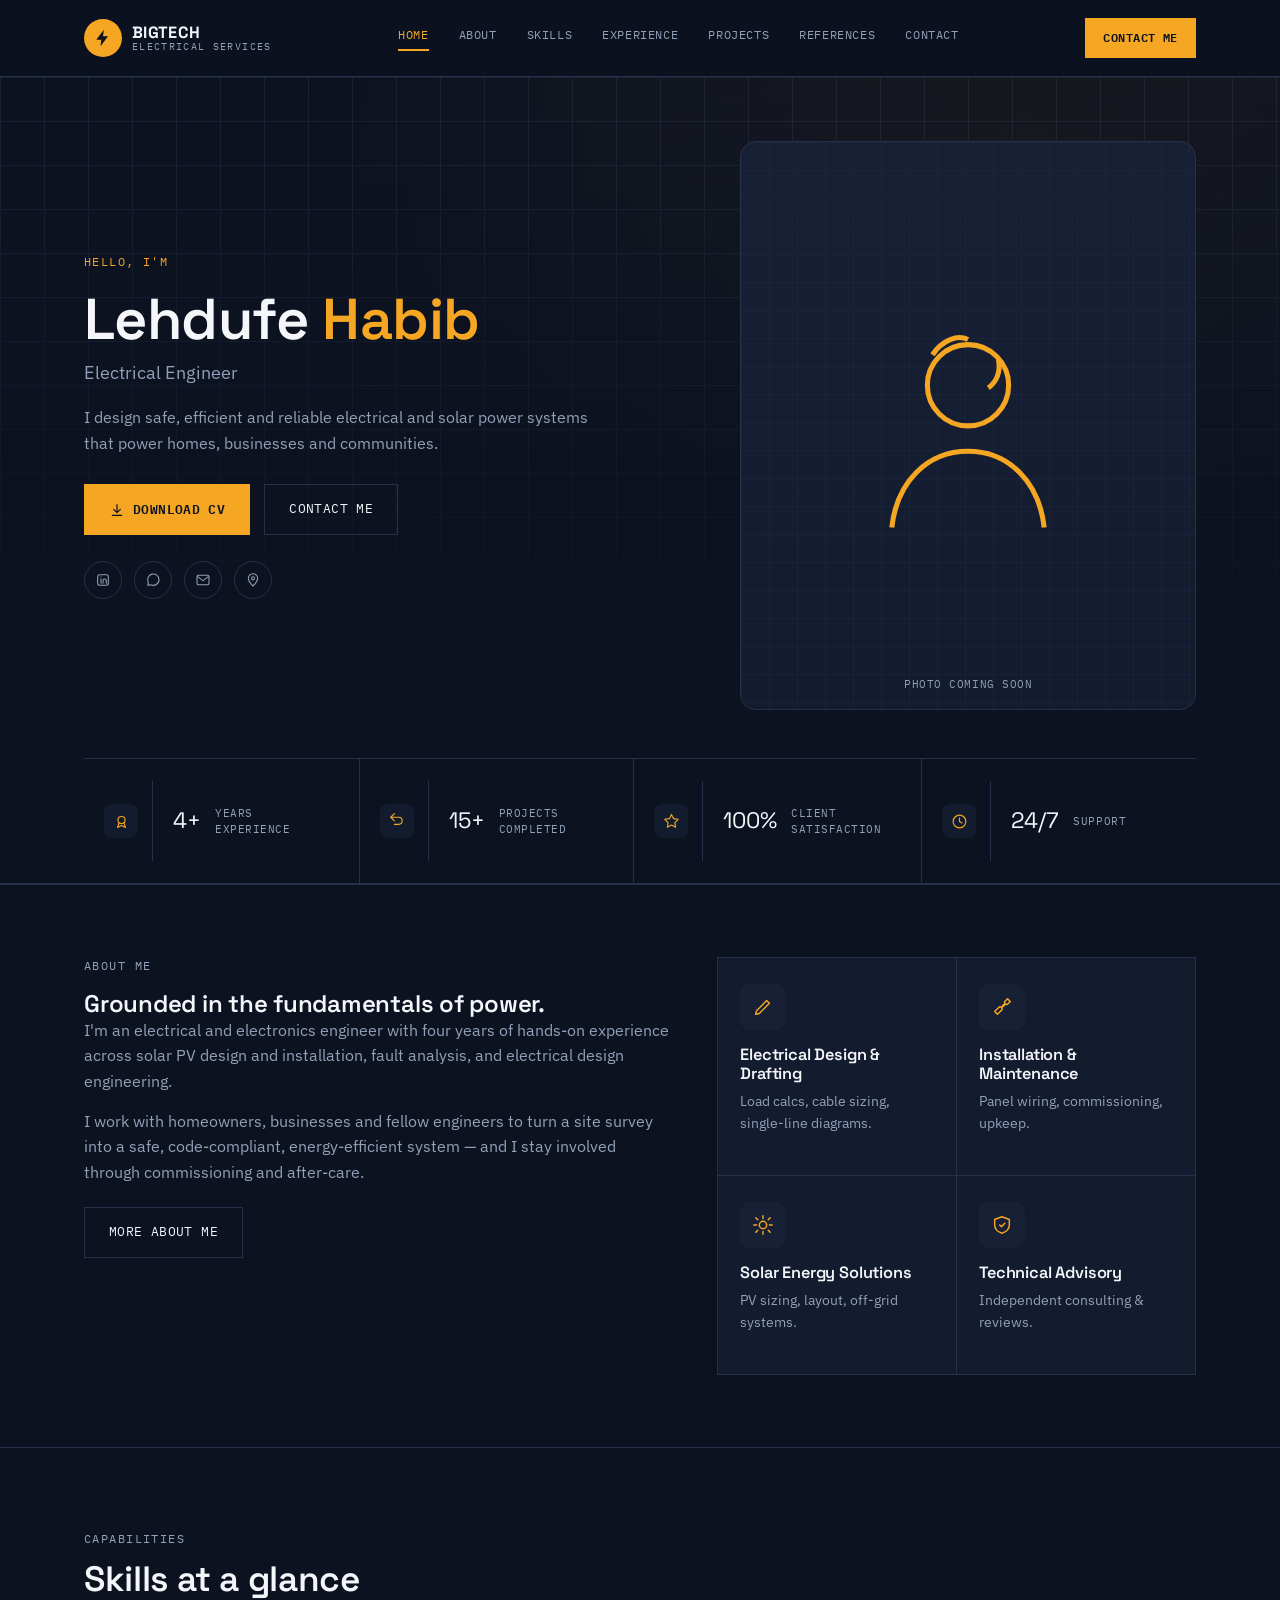
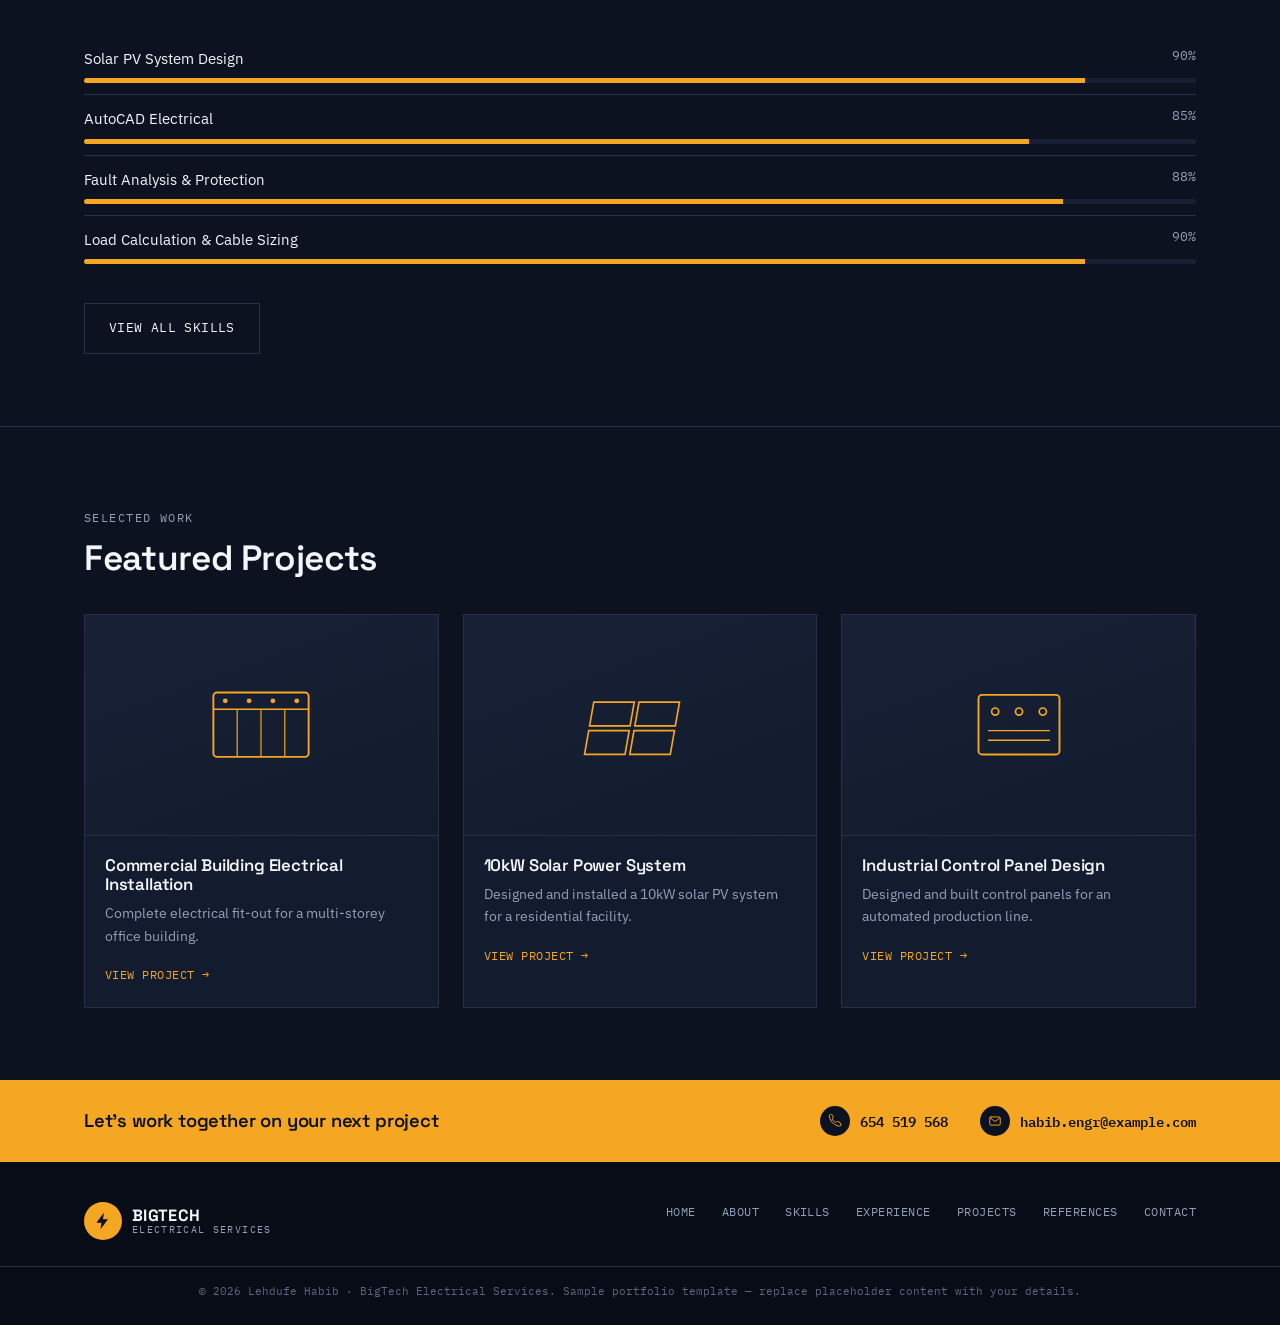
<file: index.html>
<!DOCTYPE html>
<html lang="en">
<head>
<meta charset="UTF-8">
<meta name="viewport" content="width=device-width, initial-scale=1.0">
<title>Lehdufe Habib — Electrical Engineer | BigTech Electrical Services</title>
<meta name="description" content="Lehdufe Habib — Electrical Engineer specialising in solar PV design and installation, fault analysis, electrical design engineering and consulting.">
<link href="https://fonts.googleapis.com/css2?family=Space+Grotesk:wght@400;500;600;700&family=IBM+Plex+Sans:wght@400;500;600&family=IBM+Plex+Mono:wght@400;500&display=swap" rel="stylesheet">
<link rel="stylesheet" href="styles.css">
</head>
<body>

<header class="site-header">
  <div class="wrap">
    <a href="index.html" class="logo">
      <span class="logo-badge">
        <svg viewBox="0 0 24 24" fill="none" xmlns="http://www.w3.org/2000/svg"><path d="M13 2 4 14h6l-1 8 9-12h-6l1-8z" fill="#0C1220"/></svg>
      </span>
      <span class="logo-text">
        <span class="l1">BIGTECH</span>
        <span class="l2">Electrical Services</span>
      </span>
    </a>
    <nav class="nav-bus" id="nav-bus">
      <a href="index.html" aria-current="page">Home</a>
      <a href="about.html">About</a>
      <a href="skills.html">Skills</a>
      <a href="experience.html">Experience</a>
      <a href="projects.html">Projects</a>
      <a href="references.html">References</a>
      <a href="contact.html">Contact</a>
    </nav>
    <a href="contact.html" class="nav-cta">Contact Me</a>
    <button class="nav-toggle" aria-label="Toggle navigation" aria-expanded="false">
      <span></span><span></span><span></span>
    </button>
  </div>
</header>

<section class="hero">
  <div class="hero-bg" aria-hidden="true"></div>
  <div class="wrap">
    <div class="hero-inner">
      <div>
        <p class="eyebrow">Hello, I'm</p>
        <h1>Lehdufe <span>Habib</span></h1>
        <p class="role">Electrical Engineer</p>
        <p class="lede">I design safe, efficient and reliable electrical and solar power systems that power homes, businesses and communities.</p>
        <div class="hero-actions">
          <a href="#" class="btn btn-primary">
            <svg width="16" height="16" viewBox="0 0 24 24"><path d="M12 4v12m0 0 5-5m-5 5-5-5M5 20h14" stroke="#0C1220" stroke-width="1.8" fill="none" stroke-linecap="round" stroke-linejoin="round"/></svg>
            Download CV
          </a>
          <a href="contact.html" class="btn btn-ghost">Contact Me</a>
        </div>
        <div class="social-row" aria-label="Contact links">
          <a href="#" title="LinkedIn" aria-label="LinkedIn">
            <svg viewBox="0 0 24 24"><path d="M9 17V10M9 7v.01M12 17v-4a2.5 2.5 0 0 1 5 0v4"/><rect x="4" y="4" width="16" height="16" rx="3"/></svg>
          </a>
          <a href="#" title="WhatsApp" aria-label="WhatsApp">
            <svg viewBox="0 0 24 24"><path d="M21 11.5a8.5 8.5 0 0 1-12.4 7.5L4 20l1.1-4.4A8.5 8.5 0 1 1 21 11.5Z"/></svg>
          </a>
          <a href="mailto:habib.engr@example.com" title="Email" aria-label="Email">
            <svg viewBox="0 0 24 24"><rect x="3" y="5" width="18" height="14" rx="2"/><path d="m4 7 8 6 8-6"/></svg>
          </a>
          <a href="#" title="Location" aria-label="Location">
            <svg viewBox="0 0 24 24"><path d="M12 21s7-6.5 7-11.5A7 7 0 0 0 5 9.5C5 14.5 12 21 12 21Z"/><circle cx="12" cy="9.5" r="2.3"/></svg>
          </a>
        </div>
      </div>
      <div class="hero-portrait">
        <svg viewBox="0 0 100 100" fill="none" xmlns="http://www.w3.org/2000/svg">
          <circle cx="50" cy="34" r="16" stroke="#F5A623" stroke-width="2"/>
          <path d="M20 90c2-18 14-30 30-30s28 12 30 30" stroke="#F5A623" stroke-width="2"/>
          <path d="M36 22c4-6 10-8 14-6M62 24c1 5-1 9-4 11" stroke="#F5A623" stroke-width="2"/>
        </svg>
        <p class="portrait-caption">Photo coming soon</p>
      </div>
    </div>
  </div>
  <div class="wrap">
    <div class="stat-bar">
      <div>
        <span class="icon"><svg viewBox="0 0 24 24"><path d="M12 15a5 5 0 1 0 0-10 5 5 0 0 0 0 10Z"/><path d="m8.5 13.5-2 7 5.5-3 5.5 3-2-7"/></svg></span>
        <div><span class="num">4+</span><span class="lbl">Years Experience</span></div>
      </div>
      <div>
        <span class="icon"><svg viewBox="0 0 24 24"><path d="M9 11 4 6l5-5"/><path d="M4 6h11a5 5 0 0 1 5 5v0a5 5 0 0 1-5 5H9"/></svg></span>
        <div><span class="num">15+</span><span class="lbl">Projects Completed</span></div>
      </div>
      <div>
        <span class="icon"><svg viewBox="0 0 24 24"><path d="m12 2 2.9 6 6.6.9-4.8 4.6 1.1 6.5L12 17l-5.8 3 1.1-6.5L2.5 8.9l6.6-.9L12 2Z"/></svg></span>
        <div><span class="num">100%</span><span class="lbl">Client Satisfaction</span></div>
      </div>
      <div>
        <span class="icon"><svg viewBox="0 0 24 24"><circle cx="12" cy="12" r="9"/><path d="M12 7v5l3.5 2"/></svg></span>
        <div><span class="num">24/7</span><span class="lbl">Support</span></div>
      </div>
    </div>
  </div>
</section>

<section id="about">
  <div class="wrap about-grid">
    <div>
      <p class="eyebrow">About Me</p>
      <h2 style="margin-top:10px;">Grounded in the fundamentals of power.</h2>
      <p>I'm an electrical and electronics engineer with four years of hands-on experience across solar PV design and installation, fault analysis, and electrical design engineering.</p>
      <p>I work with homeowners, businesses and fellow engineers to turn a site survey into a safe, code-compliant, energy-efficient system — and I stay involved through commissioning and after-care.</p>
      <a href="about.html" class="btn btn-ghost" style="margin-top:8px;">More About Me</a>
    </div>
    <div class="card-grid" style="grid-template-columns:repeat(2,1fr);">
      <div class="icon-card">
        <span class="icon"><svg viewBox="0 0 24 24"><path d="m4 20 4-1 11-11-3-3L5 16l-1 4Z"/></svg></span>
        <h3>Electrical Design &amp; Drafting</h3>
        <p>Load calcs, cable sizing, single-line diagrams.</p>
      </div>
      <div class="icon-card">
        <span class="icon"><svg viewBox="0 0 24 24"><path d="M14.7 6.3a4 4 0 0 1-5.4 5.4L4 17l3 3 5.3-5.3a4 4 0 0 1 5.4-5.4L21 6l-3-3-3.3 3.3Z"/></svg></span>
        <h3>Installation &amp; Maintenance</h3>
        <p>Panel wiring, commissioning, upkeep.</p>
      </div>
      <div class="icon-card">
        <span class="icon"><svg viewBox="0 0 24 24"><circle cx="12" cy="12" r="4"/><path d="M12 2v3M12 19v3M4.2 4.2l2.1 2.1M17.7 17.7l2.1 2.1M2 12h3M19 12h3M4.2 19.8l2.1-2.1M17.7 6.3l2.1-2.1"/></svg></span>
        <h3>Solar Energy Solutions</h3>
        <p>PV sizing, layout, off-grid systems.</p>
      </div>
      <div class="icon-card">
        <span class="icon"><svg viewBox="0 0 24 24"><path d="M12 3 4 6v6c0 5 3.5 7.5 8 9 4.5-1.5 8-4 8-9V6l-8-3Z"/><path d="m9.5 12 2 2 3.5-4"/></svg></span>
        <h3>Technical Advisory</h3>
        <p>Independent consulting &amp; reviews.</p>
      </div>
    </div>
  </div>
</section>

<section id="skills-preview">
  <div class="wrap">
    <div class="section-head">
      <p class="eyebrow">Capabilities</p>
      <h2>Skills at a glance</h2>
    </div>
    <div class="skill-groups" style="grid-template-columns:1fr;">
      <ul class="skill-list">
        <li><div class="row"><span>Solar PV System Design</span><span class="pct">90%</span></div><span class="skill-bar"><i style="width:90%"></i></span></li>
        <li><div class="row"><span>AutoCAD Electrical</span><span class="pct">85%</span></div><span class="skill-bar"><i style="width:85%"></i></span></li>
        <li><div class="row"><span>Fault Analysis &amp; Protection</span><span class="pct">88%</span></div><span class="skill-bar"><i style="width:88%"></i></span></li>
        <li><div class="row"><span>Load Calculation &amp; Cable Sizing</span><span class="pct">90%</span></div><span class="skill-bar"><i style="width:90%"></i></span></li>
      </ul>
    </div>
    <a href="skills.html" class="btn btn-ghost" style="margin-top:28px;">View All Skills</a>
  </div>
</section>

<section id="projects-preview">
  <div class="wrap">
    <div class="section-head">
      <p class="eyebrow">Selected Work</p>
      <h2>Featured Projects</h2>
    </div>
    <div class="project-grid">

      <div class="project-card">
        <div class="project-thumb">
          <svg viewBox="0 0 100 70"><rect x="10" y="8" width="80" height="54" rx="3" stroke="#F5A623" stroke-width="1.6" fill="none"/><line x1="10" y1="22" x2="90" y2="22" stroke="#F5A623" stroke-width="1.2"/><line x1="30" y1="22" x2="30" y2="62" stroke="#F5A623" stroke-width="1"/><line x1="50" y1="22" x2="50" y2="62" stroke="#F5A623" stroke-width="1"/><line x1="70" y1="22" x2="70" y2="62" stroke="#F5A623" stroke-width="1"/><circle cx="20" cy="15" r="2" fill="#F5A623"/><circle cx="40" cy="15" r="2" fill="#F5A623"/><circle cx="60" cy="15" r="2" fill="#F5A623"/><circle cx="80" cy="15" r="2" fill="#F5A623"/></svg>
        </div>
        <div class="project-body">
          <h3>Commercial Building Electrical Installation</h3>
          <p class="desc">Complete electrical fit-out for a multi-storey office building.</p>
          <a href="projects.html" class="project-link">View Project →</a>
        </div>
      </div>

      <div class="project-card">
        <div class="project-thumb">
          <svg viewBox="0 0 100 70"><g stroke="#F5A623" stroke-width="1.4" fill="none"><rect x="14" y="16" width="34" height="20" transform="skewX(-10)"/><rect x="52" y="16" width="34" height="20" transform="skewX(-10)"/><rect x="14" y="40" width="34" height="20" transform="skewX(-10)"/><rect x="52" y="40" width="34" height="20" transform="skewX(-10)"/></g></svg>
        </div>
        <div class="project-body">
          <h3>10kW Solar Power System</h3>
          <p class="desc">Designed and installed a 10kW solar PV system for a residential facility.</p>
          <a href="projects.html" class="project-link">View Project →</a>
        </div>
      </div>

      <div class="project-card">
        <div class="project-thumb">
          <svg viewBox="0 0 100 70"><rect x="16" y="10" width="68" height="50" rx="3" stroke="#F5A623" stroke-width="1.6" fill="none"/><circle cx="30" cy="24" r="3" stroke="#F5A623" stroke-width="1.4" fill="none"/><circle cx="50" cy="24" r="3" stroke="#F5A623" stroke-width="1.4" fill="none"/><circle cx="70" cy="24" r="3" stroke="#F5A623" stroke-width="1.4" fill="none"/><path d="M24 40h52M24 48h52" stroke="#F5A623" stroke-width="1.2"/></svg>
        </div>
        <div class="project-body">
          <h3>Industrial Control Panel Design</h3>
          <p class="desc">Designed and built control panels for an automated production line.</p>
          <a href="projects.html" class="project-link">View Project →</a>
        </div>
      </div>

    </div>
  </div>
</section>

<div class="contact-band">
  <div class="wrap">
    <h3>Let's work together on your next project</h3>
    <div class="items">
      <span class="item">
        <span class="icon"><svg viewBox="0 0 24 24"><path d="M22 16.9v2a2 2 0 0 1-2.2 2 19.8 19.8 0 0 1-8.6-3 19.5 19.5 0 0 1-6-6 19.8 19.8 0 0 1-3-8.7A2 2 0 0 1 4.1 1h2a2 2 0 0 1 2 1.7c.1.9.3 1.8.6 2.7a2 2 0 0 1-.5 2.1L7 8.7a16 16 0 0 0 6 6l1.2-1.2a2 2 0 0 1 2.1-.5c.9.3 1.8.5 2.7.6a2 2 0 0 1 1.7 2Z" stroke="#F5A623" fill="none"/></svg></span>
        654 519 568
      </span>
      <span class="item">
        <span class="icon"><svg viewBox="0 0 24 24"><rect x="3" y="5" width="18" height="14" rx="2" stroke="#F5A623" fill="none"/><path d="m4 7 8 6 8-6" stroke="#F5A623" fill="none"/></svg></span>
        habib.engr@example.com
      </span>
    </div>
  </div>
</div>

<footer class="site-footer">
  <div class="wrap">
    <a href="index.html" class="logo">
      <span class="logo-badge">
        <svg viewBox="0 0 24 24" fill="none" xmlns="http://www.w3.org/2000/svg"><path d="M13 2 4 14h6l-1 8 9-12h-6l1-8z" fill="#0C1220"/></svg>
      </span>
      <span class="logo-text">
        <span class="l1">BIGTECH</span>
        <span class="l2">Electrical Services</span>
      </span>
    </a>
    <nav class="footer-links">
      <a href="index.html">Home</a>
      <a href="about.html">About</a>
      <a href="skills.html">Skills</a>
      <a href="experience.html">Experience</a>
      <a href="projects.html">Projects</a>
      <a href="references.html">References</a>
      <a href="contact.html">Contact</a>
    </nav>
  </div>
  <p class="footer-bottom">© 2026 Lehdufe Habib · BigTech Electrical Services. Sample portfolio template — replace placeholder content with your details.</p>
</footer>

<script src="app.js"></script>
</body>
</html>
</file>
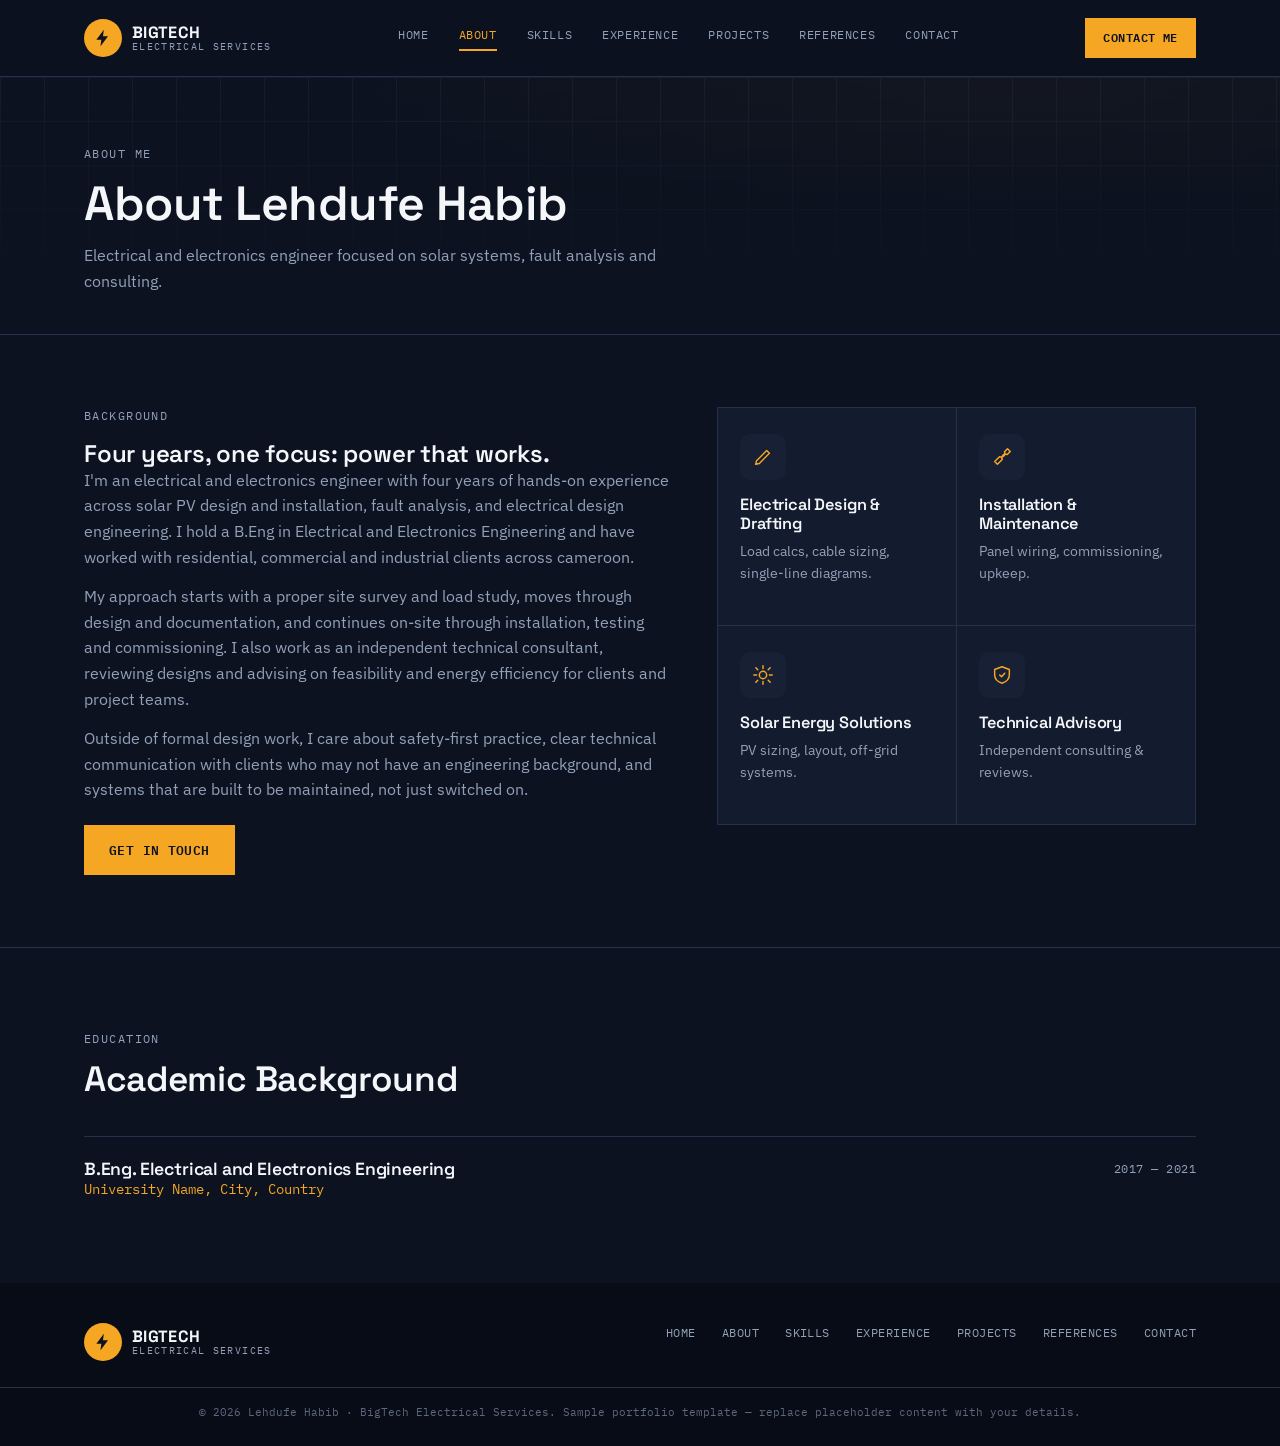
<file: about.html>
<!DOCTYPE html>
<html lang="en">
<head>
<meta charset="UTF-8">
<meta name="viewport" content="width=device-width, initial-scale=1.0">
<title>About — Lehdufe Habib</title>
<link href="https://fonts.googleapis.com/css2?family=Space+Grotesk:wght@400;500;600;700&family=IBM+Plex+Sans:wght@400;500;600&family=IBM+Plex+Mono:wght@400;500&display=swap" rel="stylesheet">
<link rel="stylesheet" href="styles.css">
</head>
<body>
<header class="site-header">
  <div class="wrap">
    <a href="index.html" class="logo">
      <span class="logo-badge">
        <svg viewBox="0 0 24 24" fill="none" xmlns="http://www.w3.org/2000/svg"><path d="M13 2 4 14h6l-1 8 9-12h-6l1-8z" fill="#0C1220"/></svg>
      </span>
      <span class="logo-text">
        <span class="l1">BIGTECH</span>
        <span class="l2">Electrical Services</span>
      </span>
    </a>
    <nav class="nav-bus" id="nav-bus">
      <a href="index.html">Home</a>
      <a href="about.html" aria-current="page">About</a>
      <a href="skills.html">Skills</a>
      <a href="experience.html">Experience</a>
      <a href="projects.html">Projects</a>
      <a href="references.html">References</a>
      <a href="contact.html">Contact</a>
    </nav>
    <a href="contact.html" class="nav-cta">Contact Me</a>
    <button class="nav-toggle" aria-label="Toggle navigation" aria-expanded="false">
      <span></span><span></span><span></span>
    </button>
  </div>
</header>
<div class="page-header">
  <div class="hero-bg" aria-hidden="true"></div>
  <div class="wrap">
    <p class="eyebrow">About Me</p>
    <h1>About Lehdufe Habib</h1>
    <p>Electrical and electronics engineer focused on solar systems, fault analysis and consulting.</p>
  </div>
</div>

<section>
  <div class="wrap about-grid">
    <div>
      <p class="eyebrow">Background</p>
      <h2 style="margin-top:10px;">Four years, one focus: power that works.</h2>
      <p>I'm an electrical and electronics engineer with four years of hands-on experience across solar PV design and installation, fault analysis, and electrical design engineering. I hold a B.Eng in Electrical and Electronics Engineering and have worked with residential, commercial and industrial clients across cameroon.</p>
      <p>My approach starts with a proper site survey and load study, moves through design and documentation, and continues on-site through installation, testing and commissioning. I also work as an independent technical consultant, reviewing designs and advising on feasibility and energy efficiency for clients and project teams.</p>
      <p>Outside of formal design work, I care about safety-first practice, clear technical communication with clients who may not have an engineering background, and systems that are built to be maintained, not just switched on.</p>
      <a href="contact.html" class="btn btn-primary" style="margin-top:8px;">Get in Touch</a>
    </div>
    <div class="card-grid" style="grid-template-columns:repeat(2,1fr);">
      <div class="icon-card">
        <span class="icon"><svg viewBox="0 0 24 24"><path d="m4 20 4-1 11-11-3-3L5 16l-1 4Z"/></svg></span>
        <h3>Electrical Design &amp; Drafting</h3>
        <p>Load calcs, cable sizing, single-line diagrams.</p>
      </div>
      <div class="icon-card">
        <span class="icon"><svg viewBox="0 0 24 24"><path d="M14.7 6.3a4 4 0 0 1-5.4 5.4L4 17l3 3 5.3-5.3a4 4 0 0 1 5.4-5.4L21 6l-3-3-3.3 3.3Z"/></svg></span>
        <h3>Installation &amp; Maintenance</h3>
        <p>Panel wiring, commissioning, upkeep.</p>
      </div>
      <div class="icon-card">
        <span class="icon"><svg viewBox="0 0 24 24"><circle cx="12" cy="12" r="4"/><path d="M12 2v3M12 19v3M4.2 4.2l2.1 2.1M17.7 17.7l2.1 2.1M2 12h3M19 12h3M4.2 19.8l2.1-2.1M17.7 6.3l2.1-2.1"/></svg></span>
        <h3>Solar Energy Solutions</h3>
        <p>PV sizing, layout, off-grid systems.</p>
      </div>
      <div class="icon-card">
        <span class="icon"><svg viewBox="0 0 24 24"><path d="M12 3 4 6v6c0 5 3.5 7.5 8 9 4.5-1.5 8-4 8-9V6l-8-3Z"/><path d="m9.5 12 2 2 3.5-4"/></svg></span>
        <h3>Technical Advisory</h3>
        <p>Independent consulting &amp; reviews.</p>
      </div>
    </div>
  </div>
</section>

<section>
  <div class="wrap">
    <div class="section-head">
      <p class="eyebrow">Education</p>
      <h2>Academic Background</h2>
    </div>
    <div class="edu-block">
      <div>
        <h3>B.Eng. Electrical and Electronics Engineering</h3>
        <p class="tl-org">University Name, City, Country</p>
      </div>
      <p class="tl-period">2017 — 2021</p>
    </div>
  </div>
</section>
<footer class="site-footer">
  <div class="wrap">
    <a href="index.html" class="logo">
      <span class="logo-badge">
        <svg viewBox="0 0 24 24" fill="none" xmlns="http://www.w3.org/2000/svg"><path d="M13 2 4 14h6l-1 8 9-12h-6l1-8z" fill="#0C1220"/></svg>
      </span>
      <span class="logo-text">
        <span class="l1">BIGTECH</span>
        <span class="l2">Electrical Services</span>
      </span>
    </a>
    <nav class="footer-links">
      <a href="index.html">Home</a>
      <a href="about.html">About</a>
      <a href="skills.html">Skills</a>
      <a href="experience.html">Experience</a>
      <a href="projects.html">Projects</a>
      <a href="references.html">References</a>
      <a href="contact.html">Contact</a>
    </nav>
  </div>
  <p class="footer-bottom">© 2026 Lehdufe Habib · BigTech Electrical Services. Sample portfolio template — replace placeholder content with your details.</p>
</footer>

<script src="app.js"></script>
</body>
</html>
</file>
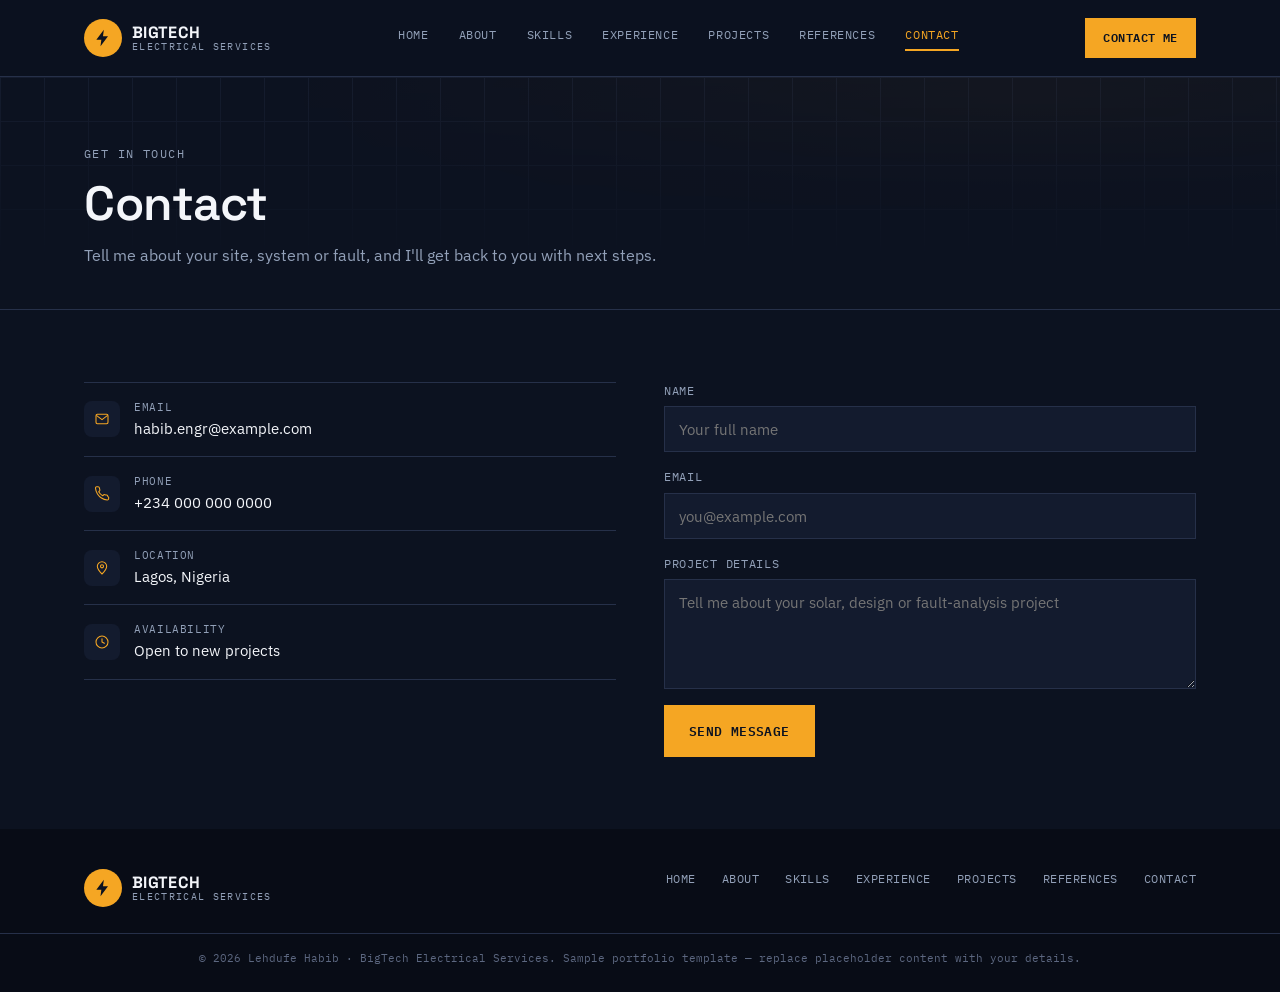
<file: contact.html>
<!DOCTYPE html>
<html lang="en">
<head>
<meta charset="UTF-8">
<meta name="viewport" content="width=device-width, initial-scale=1.0">
<title>Contact — Lehdufe Habib</title>
<link href="https://fonts.googleapis.com/css2?family=Space+Grotesk:wght@400;500;600;700&family=IBM+Plex+Sans:wght@400;500;600&family=IBM+Plex+Mono:wght@400;500&display=swap" rel="stylesheet">
<link rel="stylesheet" href="styles.css">
</head>
<body>
<header class="site-header">
  <div class="wrap">
    <a href="index.html" class="logo">
      <span class="logo-badge">
        <svg viewBox="0 0 24 24" fill="none" xmlns="http://www.w3.org/2000/svg"><path d="M13 2 4 14h6l-1 8 9-12h-6l1-8z" fill="#0C1220"/></svg>
      </span>
      <span class="logo-text">
        <span class="l1">BIGTECH</span>
        <span class="l2">Electrical Services</span>
      </span>
    </a>
    <nav class="nav-bus" id="nav-bus">
      <a href="index.html">Home</a>
      <a href="about.html">About</a>
      <a href="skills.html">Skills</a>
      <a href="experience.html">Experience</a>
      <a href="projects.html">Projects</a>
      <a href="references.html">References</a>
      <a href="contact.html" aria-current="page">Contact</a>
    </nav>
    <a href="contact.html" class="nav-cta">Contact Me</a>
    <button class="nav-toggle" aria-label="Toggle navigation" aria-expanded="false">
      <span></span><span></span><span></span>
    </button>
  </div>
</header>
<div class="page-header">
  <div class="hero-bg" aria-hidden="true"></div>
  <div class="wrap">
    <p class="eyebrow">Get In Touch</p>
    <h1>Contact</h1>
    <p>Tell me about your site, system or fault, and I'll get back to you with next steps.</p>
  </div>
</div>

<section>
  <div class="wrap contact-grid">
    <div>
      <ul class="contact-list">
        <li><span class="icon"><svg viewBox="0 0 24 24"><rect x="3" y="5" width="18" height="14" rx="2"/><path d="m4 7 8 6 8-6"/></svg></span><div><span class="k">Email</span>habib.engr@example.com</div></li>
        <li><span class="icon"><svg viewBox="0 0 24 24"><path d="M22 16.9v2a2 2 0 0 1-2.2 2 19.8 19.8 0 0 1-8.6-3 19.5 19.5 0 0 1-6-6 19.8 19.8 0 0 1-3-8.7A2 2 0 0 1 4.1 1h2a2 2 0 0 1 2 1.7c.1.9.3 1.8.6 2.7a2 2 0 0 1-.5 2.1L7 8.7a16 16 0 0 0 6 6l1.2-1.2a2 2 0 0 1 2.1-.5c.9.3 1.8.5 2.7.6a2 2 0 0 1 1.7 2Z"/></svg></span><div><span class="k">Phone</span>+234 000 000 0000</div></li>
        <li><span class="icon"><svg viewBox="0 0 24 24"><path d="M12 21s7-6.5 7-11.5A7 7 0 0 0 5 9.5C5 14.5 12 21 12 21Z"/><circle cx="12" cy="9.5" r="2.3"/></svg></span><div><span class="k">Location</span>Lagos, Nigeria</div></li>
        <li><span class="icon"><svg viewBox="0 0 24 24"><circle cx="12" cy="12" r="9"/><path d="M12 7v5l3.5 2"/></svg></span><div><span class="k">Availability</span>Open to new projects</div></li>
      </ul>
    </div>
    <div>
      <form>
        <div class="form-field">
          <label for="name">Name</label>
          <input type="text" id="name" name="name" placeholder="Your full name">
        </div>
        <div class="form-field">
          <label for="email">Email</label>
          <input type="email" id="email" name="email" placeholder="you@example.com">
        </div>
        <div class="form-field">
          <label for="message">Project details</label>
          <textarea id="message" name="message" placeholder="Tell me about your solar, design or fault-analysis project"></textarea>
        </div>
        <button type="submit" class="btn btn-primary">Send Message</button>
      </form>
    </div>
  </div>
</section>
<footer class="site-footer">
  <div class="wrap">
    <a href="index.html" class="logo">
      <span class="logo-badge">
        <svg viewBox="0 0 24 24" fill="none" xmlns="http://www.w3.org/2000/svg"><path d="M13 2 4 14h6l-1 8 9-12h-6l1-8z" fill="#0C1220"/></svg>
      </span>
      <span class="logo-text">
        <span class="l1">BIGTECH</span>
        <span class="l2">Electrical Services</span>
      </span>
    </a>
    <nav class="footer-links">
      <a href="index.html">Home</a>
      <a href="about.html">About</a>
      <a href="skills.html">Skills</a>
      <a href="experience.html">Experience</a>
      <a href="projects.html">Projects</a>
      <a href="references.html">References</a>
      <a href="contact.html">Contact</a>
    </nav>
  </div>
  <p class="footer-bottom">© 2026 Lehdufe Habib · BigTech Electrical Services. Sample portfolio template — replace placeholder content with your details.</p>
</footer>

<script src="app.js"></script>
</body>
</html>
</file>
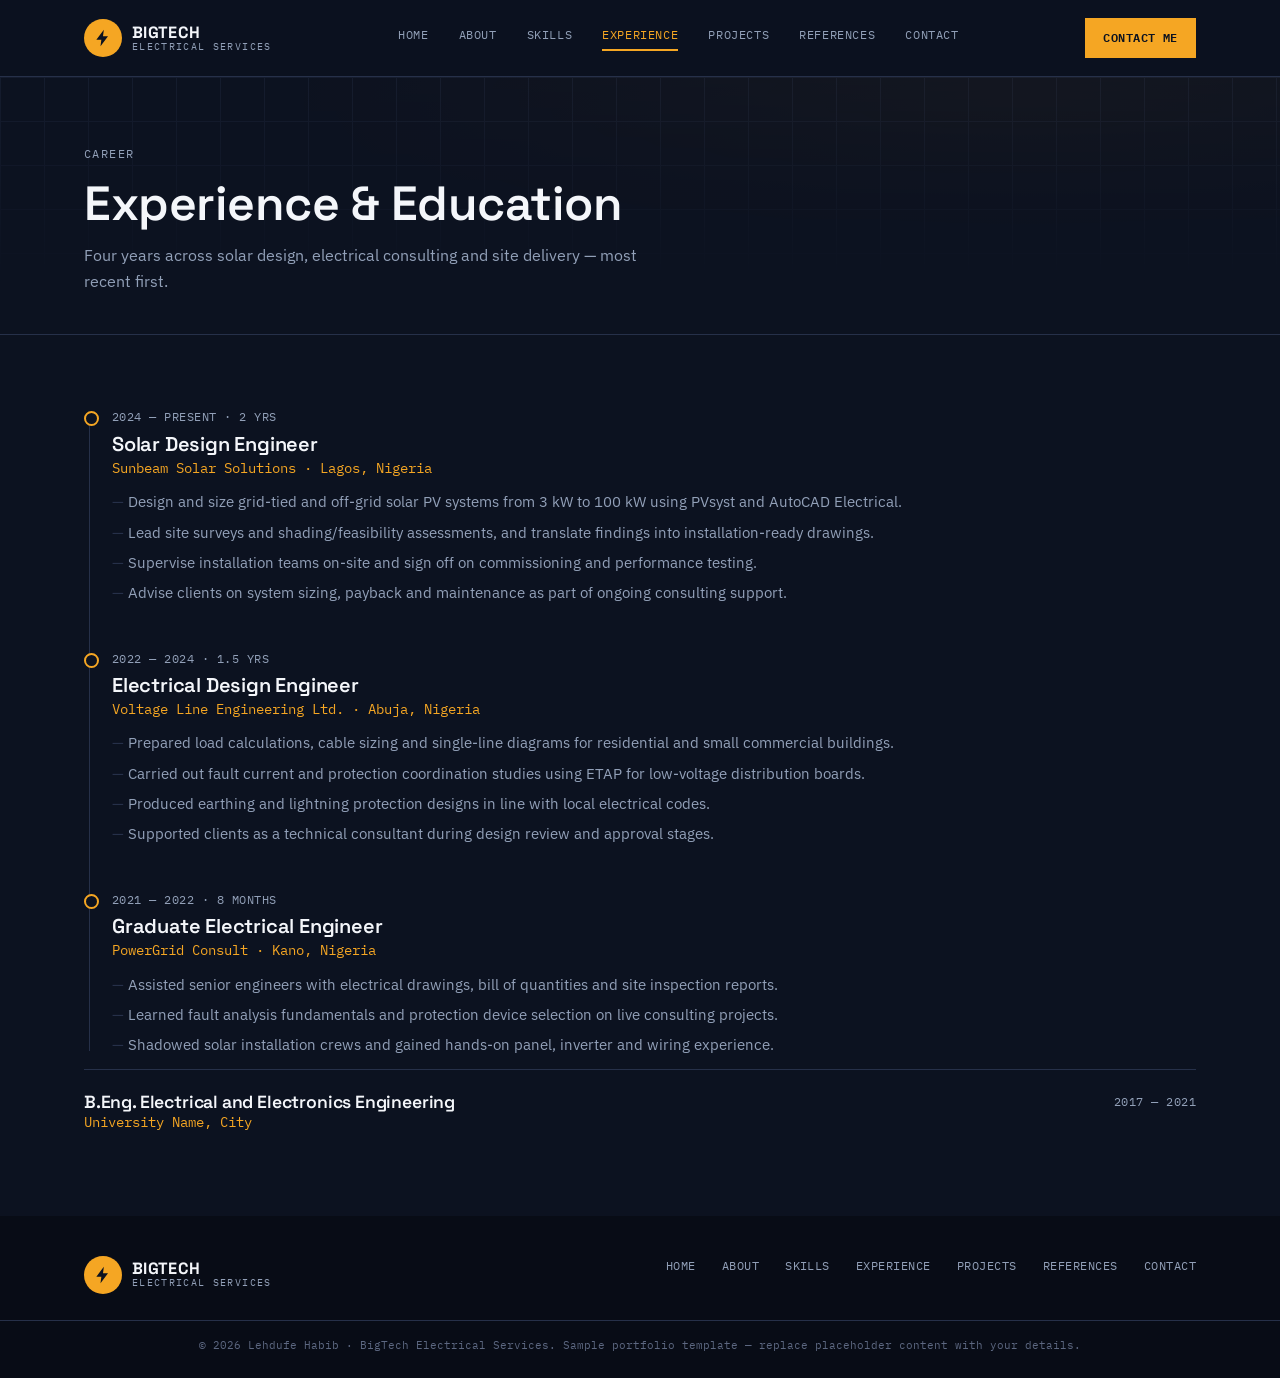
<file: experience.html>
<!DOCTYPE html>
<html lang="en">
<head>
<meta charset="UTF-8">
<meta name="viewport" content="width=device-width, initial-scale=1.0">
<title>Experience — Lehdufe Habib</title>
<link href="https://fonts.googleapis.com/css2?family=Space+Grotesk:wght@400;500;600;700&family=IBM+Plex+Sans:wght@400;500;600&family=IBM+Plex+Mono:wght@400;500&display=swap" rel="stylesheet">
<link rel="stylesheet" href="styles.css">
</head>
<body>
<header class="site-header">
  <div class="wrap">
    <a href="index.html" class="logo">
      <span class="logo-badge">
        <svg viewBox="0 0 24 24" fill="none" xmlns="http://www.w3.org/2000/svg"><path d="M13 2 4 14h6l-1 8 9-12h-6l1-8z" fill="#0C1220"/></svg>
      </span>
      <span class="logo-text">
        <span class="l1">BIGTECH</span>
        <span class="l2">Electrical Services</span>
      </span>
    </a>
    <nav class="nav-bus" id="nav-bus">
      <a href="index.html">Home</a>
      <a href="about.html">About</a>
      <a href="skills.html">Skills</a>
      <a href="experience.html" aria-current="page">Experience</a>
      <a href="projects.html">Projects</a>
      <a href="references.html">References</a>
      <a href="contact.html">Contact</a>
    </nav>
    <a href="contact.html" class="nav-cta">Contact Me</a>
    <button class="nav-toggle" aria-label="Toggle navigation" aria-expanded="false">
      <span></span><span></span><span></span>
    </button>
  </div>
</header>
<div class="page-header">
  <div class="hero-bg" aria-hidden="true"></div>
  <div class="wrap">
    <p class="eyebrow">Career</p>
    <h1>Experience & Education</h1>
    <p>Four years across solar design, electrical consulting and site delivery — most recent first.</p>
  </div>
</div>

<section>
  <div class="wrap">
    <div class="timeline">

      <div class="tl-item">
        <p class="tl-period">2024 — Present · 2 yrs</p>
        <h3>Solar Design Engineer</h3>
        <p class="tl-org">Sunbeam Solar Solutions · Lagos, Nigeria</p>
        <ul>
          <li>Design and size grid-tied and off-grid solar PV systems from 3 kW to 100 kW using PVsyst and AutoCAD Electrical.</li>
          <li>Lead site surveys and shading/feasibility assessments, and translate findings into installation-ready drawings.</li>
          <li>Supervise installation teams on-site and sign off on commissioning and performance testing.</li>
          <li>Advise clients on system sizing, payback and maintenance as part of ongoing consulting support.</li>
        </ul>
      </div>

      <div class="tl-item">
        <p class="tl-period">2022 — 2024 · 1.5 yrs</p>
        <h3>Electrical Design Engineer</h3>
        <p class="tl-org">Voltage Line Engineering Ltd. · Abuja, Nigeria</p>
        <ul>
          <li>Prepared load calculations, cable sizing and single-line diagrams for residential and small commercial buildings.</li>
          <li>Carried out fault current and protection coordination studies using ETAP for low-voltage distribution boards.</li>
          <li>Produced earthing and lightning protection designs in line with local electrical codes.</li>
          <li>Supported clients as a technical consultant during design review and approval stages.</li>
        </ul>
      </div>

      <div class="tl-item">
        <p class="tl-period">2021 — 2022 · 8 months</p>
        <h3>Graduate Electrical Engineer</h3>
        <p class="tl-org">PowerGrid Consult · Kano, Nigeria</p>
        <ul>
          <li>Assisted senior engineers with electrical drawings, bill of quantities and site inspection reports.</li>
          <li>Learned fault analysis fundamentals and protection device selection on live consulting projects.</li>
          <li>Shadowed solar installation crews and gained hands-on panel, inverter and wiring experience.</li>
        </ul>
      </div>

    </div>

    <div class="edu-block">
      <div>
        <h3>B.Eng. Electrical and Electronics Engineering</h3>
        <p class="tl-org">University Name, City</p>
      </div>
      <p class="tl-period">2017 — 2021</p>
    </div>
  </div>
</section>
<footer class="site-footer">
  <div class="wrap">
    <a href="index.html" class="logo">
      <span class="logo-badge">
        <svg viewBox="0 0 24 24" fill="none" xmlns="http://www.w3.org/2000/svg"><path d="M13 2 4 14h6l-1 8 9-12h-6l1-8z" fill="#0C1220"/></svg>
      </span>
      <span class="logo-text">
        <span class="l1">BIGTECH</span>
        <span class="l2">Electrical Services</span>
      </span>
    </a>
    <nav class="footer-links">
      <a href="index.html">Home</a>
      <a href="about.html">About</a>
      <a href="skills.html">Skills</a>
      <a href="experience.html">Experience</a>
      <a href="projects.html">Projects</a>
      <a href="references.html">References</a>
      <a href="contact.html">Contact</a>
    </nav>
  </div>
  <p class="footer-bottom">© 2026 Lehdufe Habib · BigTech Electrical Services. Sample portfolio template — replace placeholder content with your details.</p>
</footer>

<script src="app.js"></script>
</body>
</html>
</file>
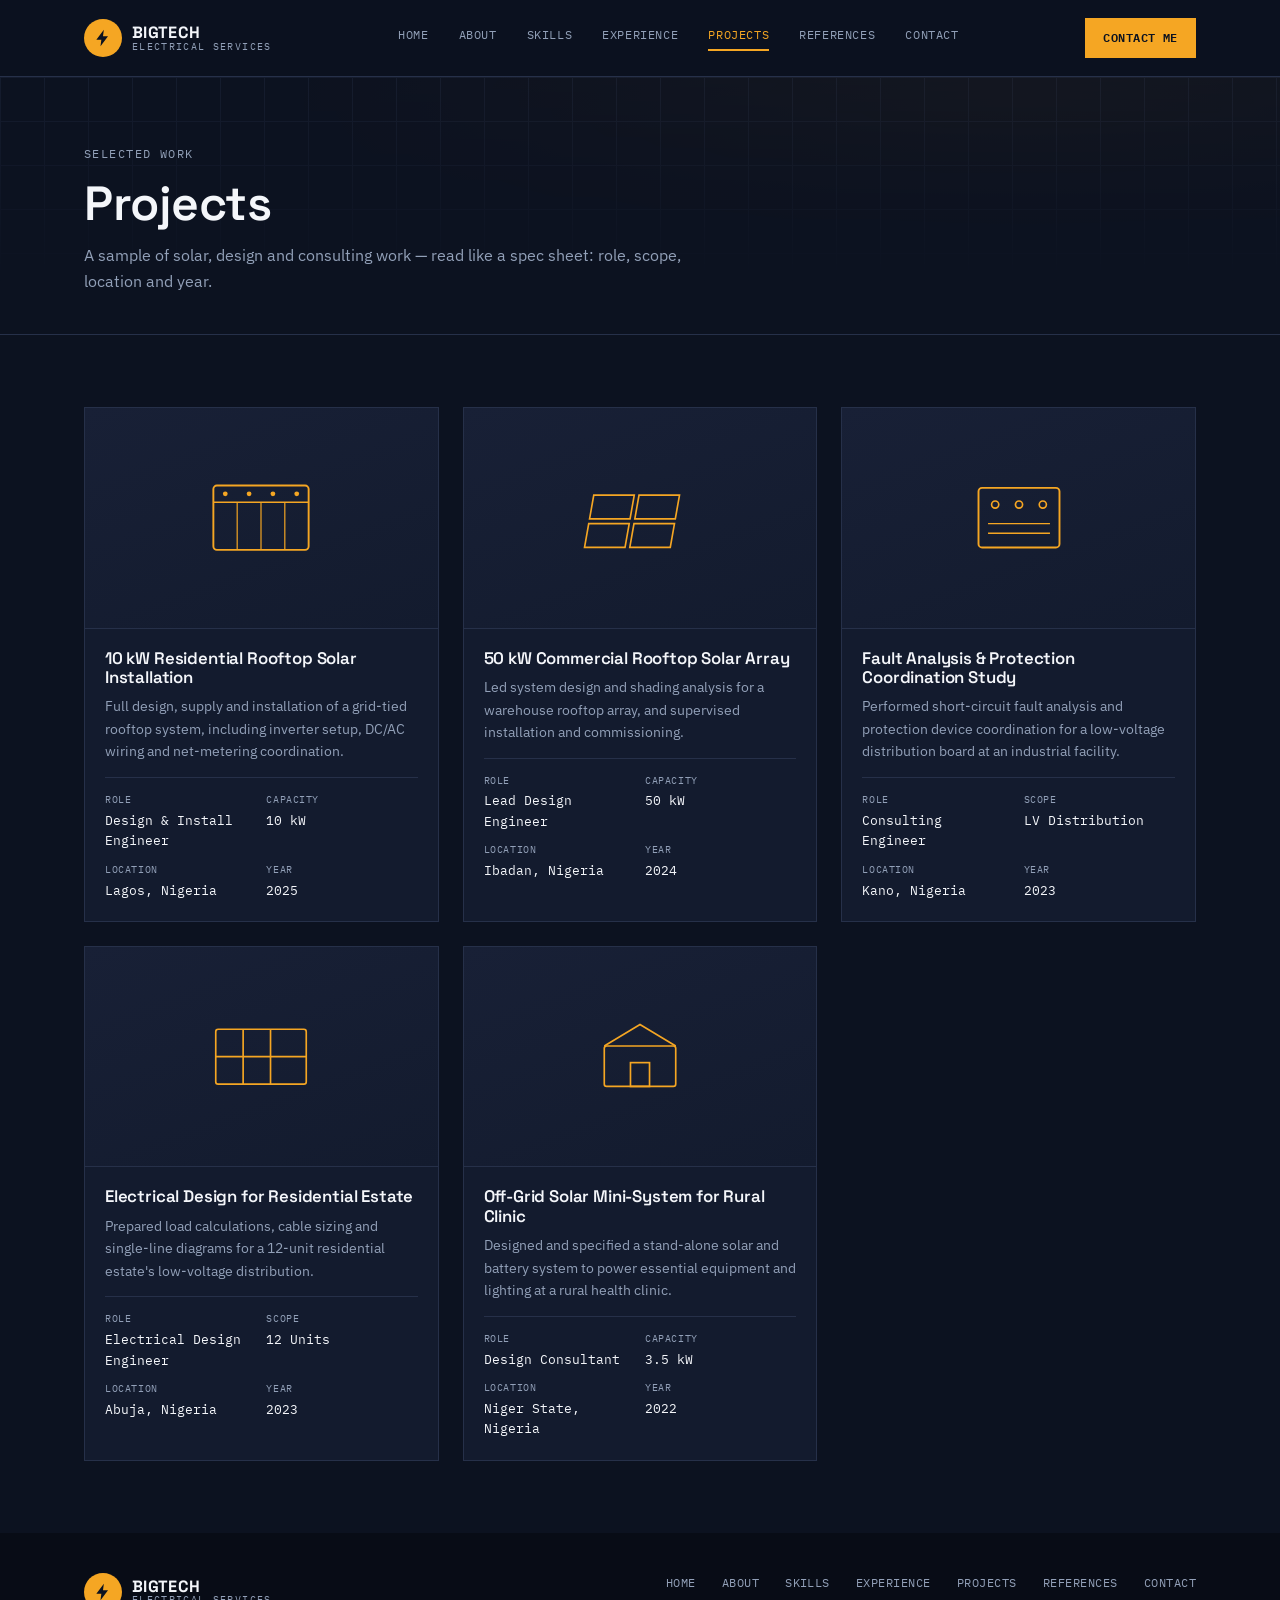
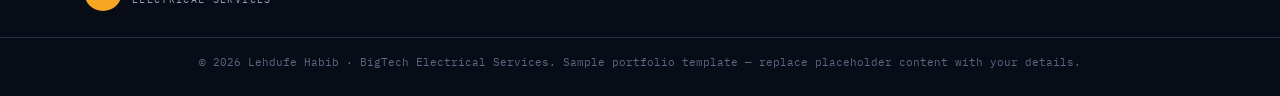
<file: projects.html>
<!DOCTYPE html>
<html lang="en">
<head>
<meta charset="UTF-8">
<meta name="viewport" content="width=device-width, initial-scale=1.0">
<title>Projects — Lehdufe Habib</title>
<link href="https://fonts.googleapis.com/css2?family=Space+Grotesk:wght@400;500;600;700&family=IBM+Plex+Sans:wght@400;500;600&family=IBM+Plex+Mono:wght@400;500&display=swap" rel="stylesheet">
<link rel="stylesheet" href="styles.css">
</head>
<body>
<header class="site-header">
  <div class="wrap">
    <a href="index.html" class="logo">
      <span class="logo-badge">
        <svg viewBox="0 0 24 24" fill="none" xmlns="http://www.w3.org/2000/svg"><path d="M13 2 4 14h6l-1 8 9-12h-6l1-8z" fill="#0C1220"/></svg>
      </span>
      <span class="logo-text">
        <span class="l1">BIGTECH</span>
        <span class="l2">Electrical Services</span>
      </span>
    </a>
    <nav class="nav-bus" id="nav-bus">
      <a href="index.html">Home</a>
      <a href="about.html">About</a>
      <a href="skills.html">Skills</a>
      <a href="experience.html">Experience</a>
      <a href="projects.html" aria-current="page">Projects</a>
      <a href="references.html">References</a>
      <a href="contact.html">Contact</a>
    </nav>
    <a href="contact.html" class="nav-cta">Contact Me</a>
    <button class="nav-toggle" aria-label="Toggle navigation" aria-expanded="false">
      <span></span><span></span><span></span>
    </button>
  </div>
</header>
<div class="page-header">
  <div class="hero-bg" aria-hidden="true"></div>
  <div class="wrap">
    <p class="eyebrow">Selected Work</p>
    <h1>Projects</h1>
    <p>A sample of solar, design and consulting work — read like a spec sheet: role, scope, location and year.</p>
  </div>
</div>

<section>
  <div class="wrap">
    <div class="project-grid">
<div class="project-card">
  <div class="project-thumb"><svg viewBox="0 0 100 70"><rect x="10" y="8" width="80" height="54" rx="3" stroke="#F5A623" stroke-width="1.6" fill="none"/><line x1="10" y1="22" x2="90" y2="22" stroke="#F5A623" stroke-width="1.2"/><line x1="30" y1="22" x2="30" y2="62" stroke="#F5A623" stroke-width="1"/><line x1="50" y1="22" x2="50" y2="62" stroke="#F5A623" stroke-width="1"/><line x1="70" y1="22" x2="70" y2="62" stroke="#F5A623" stroke-width="1"/><circle cx="20" cy="15" r="2" fill="#F5A623"/><circle cx="40" cy="15" r="2" fill="#F5A623"/><circle cx="60" cy="15" r="2" fill="#F5A623"/><circle cx="80" cy="15" r="2" fill="#F5A623"/></svg></div>
  <div class="project-body">
    <h3>10 kW Residential Rooftop Solar Installation</h3>
    <p class="desc">Full design, supply and installation of a grid-tied rooftop system, including inverter setup, DC/AC wiring and net-metering coordination.</p>
    <div class="spec-row">
      <div><span class="k">Role</span><span class="v">Design & Install Engineer</span></div>
      <div><span class="k">Capacity</span><span class="v">10 kW</span></div>
      <div><span class="k">Location</span><span class="v">Lagos, Nigeria</span></div>
      <div><span class="k">Year</span><span class="v">2025</span></div>
    </div>
  </div>
</div><div class="project-card">
  <div class="project-thumb"><svg viewBox="0 0 100 70"><g stroke="#F5A623" stroke-width="1.4" fill="none"><rect x="14" y="16" width="34" height="20" transform="skewX(-10)"/><rect x="52" y="16" width="34" height="20" transform="skewX(-10)"/><rect x="14" y="40" width="34" height="20" transform="skewX(-10)"/><rect x="52" y="40" width="34" height="20" transform="skewX(-10)"/></g></svg></div>
  <div class="project-body">
    <h3>50 kW Commercial Rooftop Solar Array</h3>
    <p class="desc">Led system design and shading analysis for a warehouse rooftop array, and supervised installation and commissioning.</p>
    <div class="spec-row">
      <div><span class="k">Role</span><span class="v">Lead Design Engineer</span></div>
      <div><span class="k">Capacity</span><span class="v">50 kW</span></div>
      <div><span class="k">Location</span><span class="v">Ibadan, Nigeria</span></div>
      <div><span class="k">Year</span><span class="v">2024</span></div>
    </div>
  </div>
</div><div class="project-card">
  <div class="project-thumb"><svg viewBox="0 0 100 70"><rect x="16" y="10" width="68" height="50" rx="3" stroke="#F5A623" stroke-width="1.6" fill="none"/><circle cx="30" cy="24" r="3" stroke="#F5A623" stroke-width="1.4" fill="none"/><circle cx="50" cy="24" r="3" stroke="#F5A623" stroke-width="1.4" fill="none"/><circle cx="70" cy="24" r="3" stroke="#F5A623" stroke-width="1.4" fill="none"/><path d="M24 40h52M24 48h52" stroke="#F5A623" stroke-width="1.2"/></svg></div>
  <div class="project-body">
    <h3>Fault Analysis & Protection Coordination Study</h3>
    <p class="desc">Performed short-circuit fault analysis and protection device coordination for a low-voltage distribution board at an industrial facility.</p>
    <div class="spec-row">
      <div><span class="k">Role</span><span class="v">Consulting Engineer</span></div>
      <div><span class="k">Scope</span><span class="v">LV Distribution</span></div>
      <div><span class="k">Location</span><span class="v">Kano, Nigeria</span></div>
      <div><span class="k">Year</span><span class="v">2023</span></div>
    </div>
  </div>
</div><div class="project-card">
  <div class="project-thumb"><svg viewBox="0 0 100 70"><g stroke="#F5A623" stroke-width="1.4" fill="none"><rect x="12" y="12" width="76" height="46" rx="2"/><line x1="12" y1="35" x2="88" y2="35"/><line x1="35" y1="12" x2="35" y2="58"/><line x1="58" y1="12" x2="58" y2="58"/></g></svg></div>
  <div class="project-body">
    <h3>Electrical Design for Residential Estate</h3>
    <p class="desc">Prepared load calculations, cable sizing and single-line diagrams for a 12-unit residential estate's low-voltage distribution.</p>
    <div class="spec-row">
      <div><span class="k">Role</span><span class="v">Electrical Design Engineer</span></div>
      <div><span class="k">Scope</span><span class="v">12 Units</span></div>
      <div><span class="k">Location</span><span class="v">Abuja, Nigeria</span></div>
      <div><span class="k">Year</span><span class="v">2023</span></div>
    </div>
  </div>
</div><div class="project-card">
  <div class="project-thumb"><svg viewBox="0 0 100 70"><g stroke="#F5A623" stroke-width="1.4" fill="none"><rect x="20" y="26" width="60" height="34" rx="2"/><path d="M20 26 50 8l30 18"/><rect x="42" y="40" width="16" height="20"/></g></svg></div>
  <div class="project-body">
    <h3>Off-Grid Solar Mini-System for Rural Clinic</h3>
    <p class="desc">Designed and specified a stand-alone solar and battery system to power essential equipment and lighting at a rural health clinic.</p>
    <div class="spec-row">
      <div><span class="k">Role</span><span class="v">Design Consultant</span></div>
      <div><span class="k">Capacity</span><span class="v">3.5 kW</span></div>
      <div><span class="k">Location</span><span class="v">Niger State, Nigeria</span></div>
      <div><span class="k">Year</span><span class="v">2022</span></div>
    </div>
  </div>
</div>
    </div>
  </div>
</section>
<footer class="site-footer">
  <div class="wrap">
    <a href="index.html" class="logo">
      <span class="logo-badge">
        <svg viewBox="0 0 24 24" fill="none" xmlns="http://www.w3.org/2000/svg"><path d="M13 2 4 14h6l-1 8 9-12h-6l1-8z" fill="#0C1220"/></svg>
      </span>
      <span class="logo-text">
        <span class="l1">BIGTECH</span>
        <span class="l2">Electrical Services</span>
      </span>
    </a>
    <nav class="footer-links">
      <a href="index.html">Home</a>
      <a href="about.html">About</a>
      <a href="skills.html">Skills</a>
      <a href="experience.html">Experience</a>
      <a href="projects.html">Projects</a>
      <a href="references.html">References</a>
      <a href="contact.html">Contact</a>
    </nav>
  </div>
  <p class="footer-bottom">© 2026 Lehdufe Habib · BigTech Electrical Services. Sample portfolio template — replace placeholder content with your details.</p>
</footer>

<script src="app.js"></script>
</body>
</html>
</file>
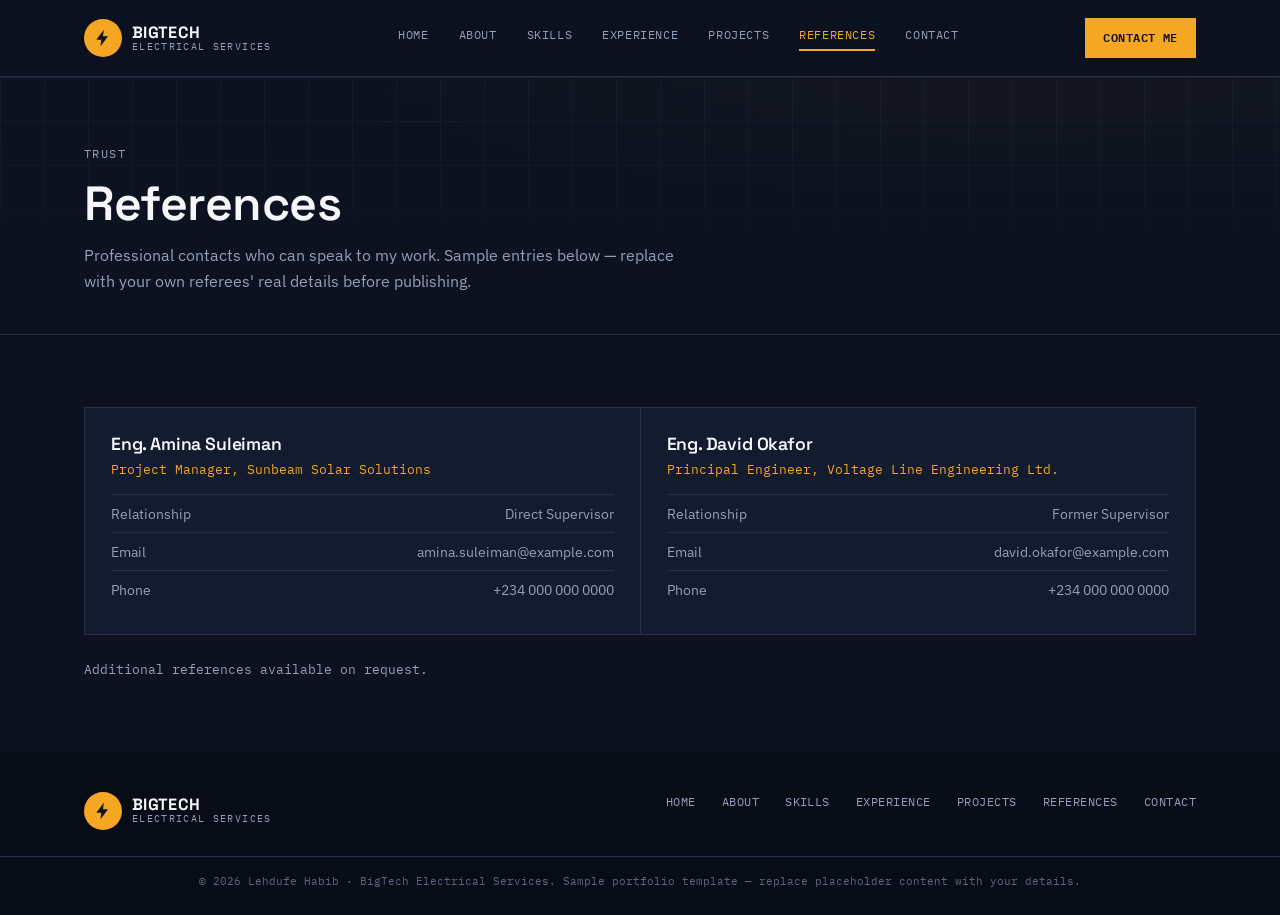
<file: references.html>
<!DOCTYPE html>
<html lang="en">
<head>
<meta charset="UTF-8">
<meta name="viewport" content="width=device-width, initial-scale=1.0">
<title>References — Lehdufe Habib</title>
<link href="https://fonts.googleapis.com/css2?family=Space+Grotesk:wght@400;500;600;700&family=IBM+Plex+Sans:wght@400;500;600&family=IBM+Plex+Mono:wght@400;500&display=swap" rel="stylesheet">
<link rel="stylesheet" href="styles.css">
</head>
<body>
<header class="site-header">
  <div class="wrap">
    <a href="index.html" class="logo">
      <span class="logo-badge">
        <svg viewBox="0 0 24 24" fill="none" xmlns="http://www.w3.org/2000/svg"><path d="M13 2 4 14h6l-1 8 9-12h-6l1-8z" fill="#0C1220"/></svg>
      </span>
      <span class="logo-text">
        <span class="l1">BIGTECH</span>
        <span class="l2">Electrical Services</span>
      </span>
    </a>
    <nav class="nav-bus" id="nav-bus">
      <a href="index.html">Home</a>
      <a href="about.html">About</a>
      <a href="skills.html">Skills</a>
      <a href="experience.html">Experience</a>
      <a href="projects.html">Projects</a>
      <a href="references.html" aria-current="page">References</a>
      <a href="contact.html">Contact</a>
    </nav>
    <a href="contact.html" class="nav-cta">Contact Me</a>
    <button class="nav-toggle" aria-label="Toggle navigation" aria-expanded="false">
      <span></span><span></span><span></span>
    </button>
  </div>
</header>
<div class="page-header">
  <div class="hero-bg" aria-hidden="true"></div>
  <div class="wrap">
    <p class="eyebrow">Trust</p>
    <h1>References</h1>
    <p>Professional contacts who can speak to my work. Sample entries below — replace with your own referees' real details before publishing.</p>
  </div>
</div>

<section>
  <div class="wrap">
    <div class="ref-grid">
      <div class="ref-card">
        <h3>Eng. Amina Suleiman</h3>
        <p class="role">Project Manager, Sunbeam Solar Solutions</p>
        <div class="detail"><span>Relationship</span><span>Direct Supervisor</span></div>
        <div class="detail"><span>Email</span><span>amina.suleiman@example.com</span></div>
        <div class="detail"><span>Phone</span><span>+234 000 000 0000</span></div>
      </div>
      <div class="ref-card">
        <h3>Eng. David Okafor</h3>
        <p class="role">Principal Engineer, Voltage Line Engineering Ltd.</p>
        <div class="detail"><span>Relationship</span><span>Former Supervisor</span></div>
        <div class="detail"><span>Email</span><span>david.okafor@example.com</span></div>
        <div class="detail"><span>Phone</span><span>+234 000 000 0000</span></div>
      </div>
    </div>
    <p class="ref-note">Additional references available on request.</p>
  </div>
</section>
<footer class="site-footer">
  <div class="wrap">
    <a href="index.html" class="logo">
      <span class="logo-badge">
        <svg viewBox="0 0 24 24" fill="none" xmlns="http://www.w3.org/2000/svg"><path d="M13 2 4 14h6l-1 8 9-12h-6l1-8z" fill="#0C1220"/></svg>
      </span>
      <span class="logo-text">
        <span class="l1">BIGTECH</span>
        <span class="l2">Electrical Services</span>
      </span>
    </a>
    <nav class="footer-links">
      <a href="index.html">Home</a>
      <a href="about.html">About</a>
      <a href="skills.html">Skills</a>
      <a href="experience.html">Experience</a>
      <a href="projects.html">Projects</a>
      <a href="references.html">References</a>
      <a href="contact.html">Contact</a>
    </nav>
  </div>
  <p class="footer-bottom">© 2026 Lehdufe Habib · BigTech Electrical Services. Sample portfolio template — replace placeholder content with your details.</p>
</footer>

<script src="app.js"></script>
</body>
</html>
</file>
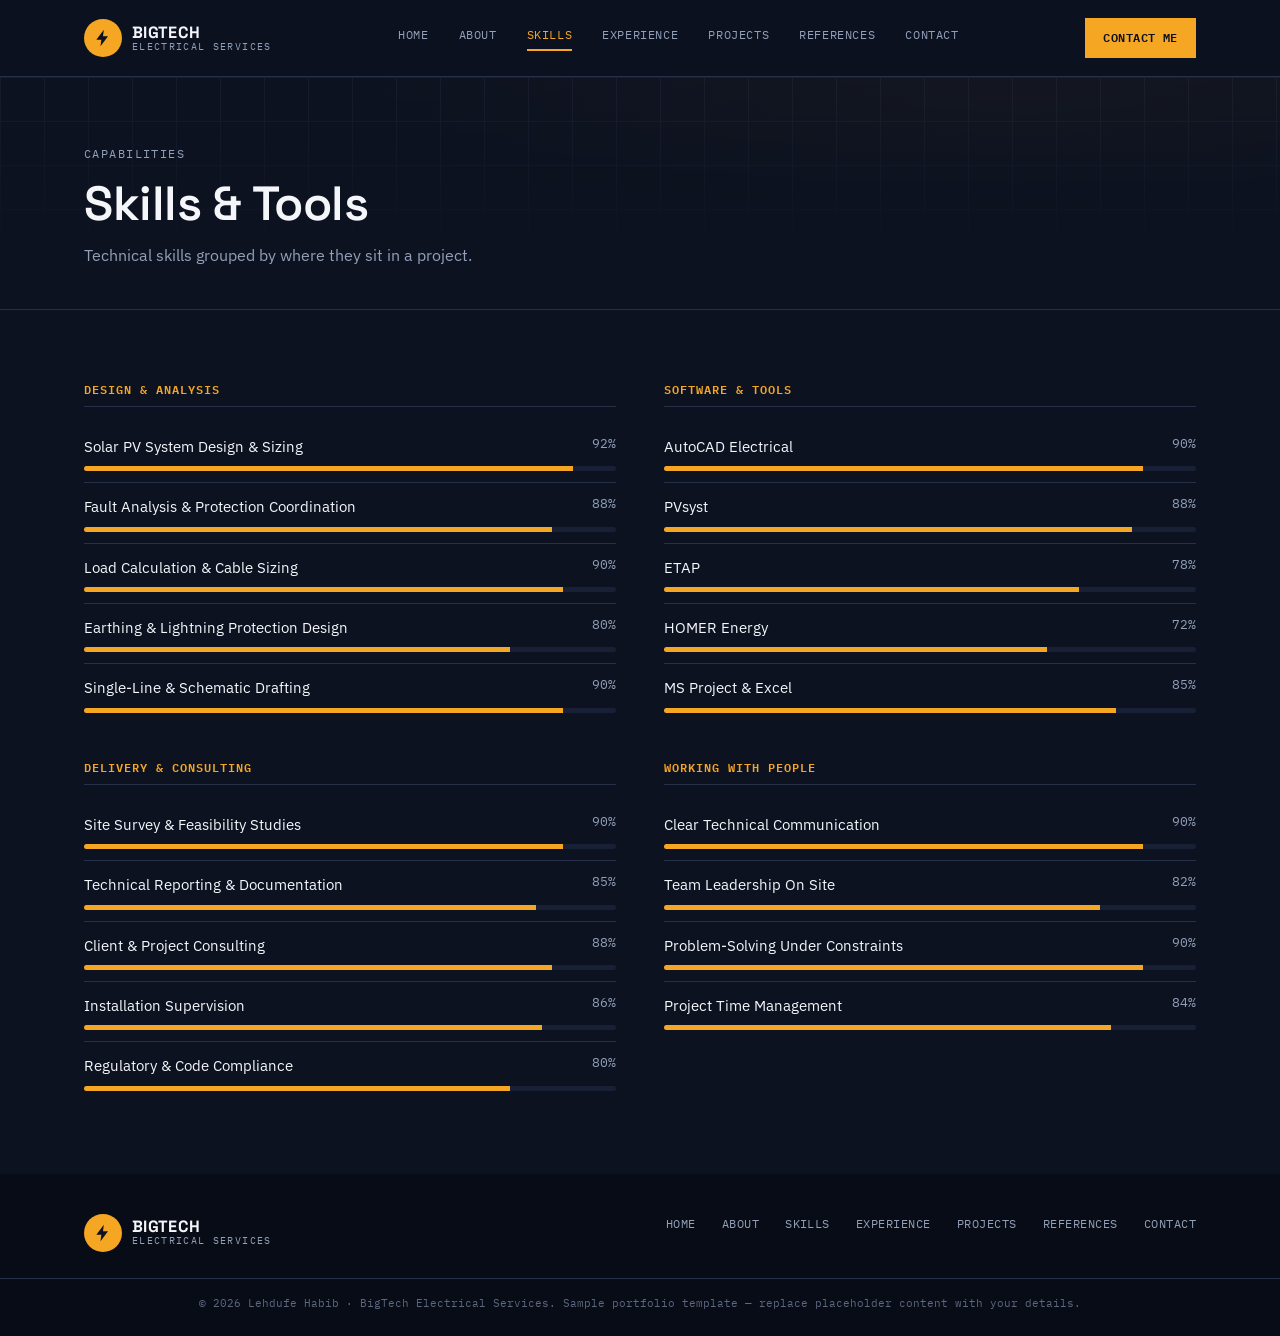
<file: skills.html>
<!DOCTYPE html>
<html lang="en">
<head>
<meta charset="UTF-8">
<meta name="viewport" content="width=device-width, initial-scale=1.0">
<title>Skills — Lehdufe Habib</title>
<link href="https://fonts.googleapis.com/css2?family=Space+Grotesk:wght@400;500;600;700&family=IBM+Plex+Sans:wght@400;500;600&family=IBM+Plex+Mono:wght@400;500&display=swap" rel="stylesheet">
<link rel="stylesheet" href="styles.css">
</head>
<body>
<header class="site-header">
  <div class="wrap">
    <a href="index.html" class="logo">
      <span class="logo-badge">
        <svg viewBox="0 0 24 24" fill="none" xmlns="http://www.w3.org/2000/svg"><path d="M13 2 4 14h6l-1 8 9-12h-6l1-8z" fill="#0C1220"/></svg>
      </span>
      <span class="logo-text">
        <span class="l1">BIGTECH</span>
        <span class="l2">Electrical Services</span>
      </span>
    </a>
    <nav class="nav-bus" id="nav-bus">
      <a href="index.html">Home</a>
      <a href="about.html">About</a>
      <a href="skills.html" aria-current="page">Skills</a>
      <a href="experience.html">Experience</a>
      <a href="projects.html">Projects</a>
      <a href="references.html">References</a>
      <a href="contact.html">Contact</a>
    </nav>
    <a href="contact.html" class="nav-cta">Contact Me</a>
    <button class="nav-toggle" aria-label="Toggle navigation" aria-expanded="false">
      <span></span><span></span><span></span>
    </button>
  </div>
</header>
<div class="page-header">
  <div class="hero-bg" aria-hidden="true"></div>
  <div class="wrap">
    <p class="eyebrow">Capabilities</p>
    <h1>Skills & Tools</h1>
    <p>Technical skills grouped by where they sit in a project.</p>
  </div>
</div>

<section>
  <div class="wrap">
    <div class="skill-groups">
<div class="skill-group"><h3>Design & Analysis</h3><ul class="skill-list"><li><div class="row"><span>Solar PV System Design & Sizing</span><span class="pct">92%</span></div><span class="skill-bar"><i style="width:92%"></i></span></li>
<li><div class="row"><span>Fault Analysis & Protection Coordination</span><span class="pct">88%</span></div><span class="skill-bar"><i style="width:88%"></i></span></li>
<li><div class="row"><span>Load Calculation & Cable Sizing</span><span class="pct">90%</span></div><span class="skill-bar"><i style="width:90%"></i></span></li>
<li><div class="row"><span>Earthing & Lightning Protection Design</span><span class="pct">80%</span></div><span class="skill-bar"><i style="width:80%"></i></span></li>
<li><div class="row"><span>Single-Line & Schematic Drafting</span><span class="pct">90%</span></div><span class="skill-bar"><i style="width:90%"></i></span></li>
</ul></div><div class="skill-group"><h3>Software & Tools</h3><ul class="skill-list"><li><div class="row"><span>AutoCAD Electrical</span><span class="pct">90%</span></div><span class="skill-bar"><i style="width:90%"></i></span></li>
<li><div class="row"><span>PVsyst</span><span class="pct">88%</span></div><span class="skill-bar"><i style="width:88%"></i></span></li>
<li><div class="row"><span>ETAP</span><span class="pct">78%</span></div><span class="skill-bar"><i style="width:78%"></i></span></li>
<li><div class="row"><span>HOMER Energy</span><span class="pct">72%</span></div><span class="skill-bar"><i style="width:72%"></i></span></li>
<li><div class="row"><span>MS Project & Excel</span><span class="pct">85%</span></div><span class="skill-bar"><i style="width:85%"></i></span></li>
</ul></div><div class="skill-group"><h3>Delivery & Consulting</h3><ul class="skill-list"><li><div class="row"><span>Site Survey & Feasibility Studies</span><span class="pct">90%</span></div><span class="skill-bar"><i style="width:90%"></i></span></li>
<li><div class="row"><span>Technical Reporting & Documentation</span><span class="pct">85%</span></div><span class="skill-bar"><i style="width:85%"></i></span></li>
<li><div class="row"><span>Client & Project Consulting</span><span class="pct">88%</span></div><span class="skill-bar"><i style="width:88%"></i></span></li>
<li><div class="row"><span>Installation Supervision</span><span class="pct">86%</span></div><span class="skill-bar"><i style="width:86%"></i></span></li>
<li><div class="row"><span>Regulatory & Code Compliance</span><span class="pct">80%</span></div><span class="skill-bar"><i style="width:80%"></i></span></li>
</ul></div><div class="skill-group"><h3>Working With People</h3><ul class="skill-list"><li><div class="row"><span>Clear Technical Communication</span><span class="pct">90%</span></div><span class="skill-bar"><i style="width:90%"></i></span></li>
<li><div class="row"><span>Team Leadership On Site</span><span class="pct">82%</span></div><span class="skill-bar"><i style="width:82%"></i></span></li>
<li><div class="row"><span>Problem-Solving Under Constraints</span><span class="pct">90%</span></div><span class="skill-bar"><i style="width:90%"></i></span></li>
<li><div class="row"><span>Project Time Management</span><span class="pct">84%</span></div><span class="skill-bar"><i style="width:84%"></i></span></li>
</ul></div>
    </div>
  </div>
</section>
<footer class="site-footer">
  <div class="wrap">
    <a href="index.html" class="logo">
      <span class="logo-badge">
        <svg viewBox="0 0 24 24" fill="none" xmlns="http://www.w3.org/2000/svg"><path d="M13 2 4 14h6l-1 8 9-12h-6l1-8z" fill="#0C1220"/></svg>
      </span>
      <span class="logo-text">
        <span class="l1">BIGTECH</span>
        <span class="l2">Electrical Services</span>
      </span>
    </a>
    <nav class="footer-links">
      <a href="index.html">Home</a>
      <a href="about.html">About</a>
      <a href="skills.html">Skills</a>
      <a href="experience.html">Experience</a>
      <a href="projects.html">Projects</a>
      <a href="references.html">References</a>
      <a href="contact.html">Contact</a>
    </nav>
  </div>
  <p class="footer-bottom">© 2026 Lehdufe Habib · BigTech Electrical Services. Sample portfolio template — replace placeholder content with your details.</p>
</footer>

<script src="app.js"></script>
</body>
</html>
</file>
<file: styles.css>
/* ==========================================================================
   LEHDUFE HABIB — BIGTECH ELECTRICAL SERVICES
   Dark navy / amber portfolio, built to match the approved reference design.
   ========================================================================== */

:root{
  --bg:        #0C1220;   /* deep navy-black background */
  --panel:     #131B2E;   /* card / panel surface */
  --panel-2:   #182036;   /* raised panel / hover */
  --border:    #263049;   /* hairline border on dark */
  --white:     #F4F6FA;
  --muted:     #92A0B8;   /* secondary text on dark */
  --amber:     #F5A623;   /* primary accent */
  --amber-dim: #7A5417;   /* amber used for subtle fills */

  --f-display: 'Space Grotesk', Arial, sans-serif;
  --f-body:    'IBM Plex Sans', Arial, sans-serif;
  --f-mono:    'IBM Plex Mono', 'Courier New', monospace;

  --container: 1160px;
}

*{ box-sizing:border-box; margin:0; padding:0; }
html{ scroll-behavior:smooth; }

body{
  font-family:var(--f-body);
  background:var(--bg);
  color:var(--white);
  line-height:1.6;
  font-size:16px;
  -webkit-font-smoothing:antialiased;
}

img{ max-width:100%; display:block; }
a{ color:inherit; text-decoration:none; }
ul{ list-style:none; }

h1,h2,h3,h4{
  font-family:var(--f-display);
  font-weight:600;
  color:var(--white);
  letter-spacing:-0.01em;
  line-height:1.15;
}

.mono{ font-family:var(--f-mono); }

.eyebrow{
  font-family:var(--f-mono);
  font-size:0.74rem;
  letter-spacing:0.12em;
  text-transform:uppercase;
  color:var(--amber);
  display:flex; align-items:center; gap:0.6em;
}

a:focus-visible, button:focus-visible{
  outline:2px solid var(--amber);
  outline-offset:3px;
}
@media (prefers-reduced-motion:reduce){
  *{ animation:none !important; transition:none !important; scroll-behavior:auto !important; }
}

.wrap{ max-width:var(--container); margin:0 auto; padding:0 24px; }

/* icon helper: thin-line SVGs, single accent color, minimal use only */
.icon{ display:inline-flex; align-items:center; justify-content:center; flex-shrink:0; }
.icon svg{ width:100%; height:100%; fill:none; stroke-width:1.6; stroke-linecap:round; stroke-linejoin:round; }
.social-row svg{ fill:none; stroke-width:1.6; stroke-linecap:round; stroke-linejoin:round; }

/* ==========================================================================
   LOGO
   ========================================================================== */
.logo{ display:flex; align-items:center; gap:10px; white-space:nowrap; }
.logo-badge{
  width:38px; height:38px; border-radius:50%;
  background:var(--amber);
  display:flex; align-items:center; justify-content:center;
  flex-shrink:0;
}
.logo-badge svg{ width:20px; height:20px; }
.logo-text{ display:flex; flex-direction:column; line-height:1.1; }
.logo-text .l1{ font-family:var(--f-display); font-weight:700; font-size:1.02rem; letter-spacing:0.02em; color:var(--white); }
.logo-text .l2{ font-family:var(--f-mono); font-size:0.6rem; letter-spacing:0.14em; color:var(--muted); text-transform:uppercase; }

/* ==========================================================================
   HEADER / NAV
   ========================================================================== */
.site-header{
  position:sticky; top:0; z-index:50;
  background:rgba(12,18,32,0.9);
  backdrop-filter:blur(8px);
  border-bottom:1px solid var(--border);
}
.site-header .wrap{ display:flex; align-items:center; justify-content:space-between; height:76px; }
.nav-bus{ display:flex; align-items:center; gap:30px; }
.nav-bus a{
  font-family:var(--f-mono);
  font-size:0.76rem;
  letter-spacing:0.05em;
  text-transform:uppercase;
  color:var(--muted);
  padding-bottom:4px;
  border-bottom:2px solid transparent;
}
.nav-bus a:hover{ color:var(--white); }
.nav-bus a[aria-current="page"]{ color:var(--amber); border-bottom-color:var(--amber); }

.nav-cta{
  font-family:var(--f-mono);
  font-size:0.76rem; letter-spacing:0.04em; text-transform:uppercase;
  background:var(--amber); color:var(--bg);
  padding:10px 18px; font-weight:600;
}
.nav-cta:hover{ opacity:0.88; }

.nav-toggle{
  display:none; background:none; border:none; cursor:pointer;
  width:32px; height:32px; flex-direction:column; justify-content:center; gap:5px;
}
.nav-toggle span{ display:block; height:2px; background:var(--white); }

/* ==========================================================================
   HERO
   ========================================================================== */
.hero{ position:relative; padding:64px 0 0; overflow:hidden; border-bottom:1px solid var(--border); }
.hero-bg{
  position:absolute; inset:0;
  background:
    radial-gradient(ellipse at 80% 10%, rgba(245,166,35,0.10), transparent 55%),
    linear-gradient(var(--border) 1px, transparent 1px),
    linear-gradient(90deg, var(--border) 1px, transparent 1px);
  background-size:100% 100%, 44px 44px, 44px 44px;
  opacity:0.5;
  mask-image:linear-gradient(to bottom, black, transparent 80%);
}
.hero-inner{
  position:relative;
  display:grid;
  grid-template-columns:1.15fr 0.85fr;
  gap:40px;
  align-items:center;
  padding-bottom:48px;
}
.hero p.eyebrow{ margin-bottom:14px; }
.hero h1{ font-size:clamp(2.3rem,4.6vw,3.6rem); margin-bottom:6px; }
.hero h1 span{ color:var(--amber); }
.hero .role{ font-family:var(--f-body); font-size:1.15rem; color:var(--muted); margin-bottom:18px; }
.hero p.lede{ max-width:52ch; color:var(--muted); margin-bottom:28px; }
.hero-actions{ display:flex; gap:14px; flex-wrap:wrap; margin-bottom:26px; }

.btn{
  font-family:var(--f-mono); font-size:0.8rem; letter-spacing:0.03em; text-transform:uppercase;
  padding:14px 24px; display:inline-flex; align-items:center; gap:8px; border:1px solid transparent;
}
.btn-primary{ background:var(--amber); color:var(--bg); font-weight:600; }
.btn-primary:hover{ opacity:0.88; }
.btn-ghost{ border-color:var(--border); color:var(--white); }
.btn-ghost:hover{ border-color:var(--amber); color:var(--amber); }

.social-row{ display:flex; gap:12px; }
.social-row a{
  width:38px; height:38px; border-radius:50%;
  border:1px solid var(--border);
  display:flex; align-items:center; justify-content:center;
}
.social-row svg{ width:16px; height:16px; stroke:var(--muted); }
.social-row a:hover{ border-color:var(--amber); }
.social-row a:hover svg{ stroke:var(--amber); }

/* hero portrait placeholder */
.hero-portrait{
  position:relative;
  aspect-ratio:4/5;
  border-radius:16px;
  background:linear-gradient(180deg,var(--panel-2),var(--panel));
  border:1px solid var(--border);
  display:flex; align-items:center; justify-content:center;
  overflow:hidden;
}
.hero-portrait::before{
  content:"";
  position:absolute; inset:0;
  background-image:linear-gradient(var(--border) 1px, transparent 1px), linear-gradient(90deg, var(--border) 1px, transparent 1px);
  background-size:28px 28px;
  opacity:0.35;
}
.hero-portrait svg{ position:relative; width:56%; height:56%; }
.portrait-caption{
  position:absolute; bottom:16px; left:16px; right:16px;
  font-family:var(--f-mono); font-size:0.68rem; letter-spacing:0.05em;
  color:var(--muted); text-transform:uppercase; text-align:center;
}

/* stat bar under hero */
.stat-bar{
  border-top:1px solid var(--border);
  display:grid;
  grid-template-columns:repeat(4,1fr);
}
.stat-bar div{
  display:flex; align-items:center; gap:14px;
  padding:22px 20px;
  border-left:1px solid var(--border);
}
.stat-bar div:first-child{ border-left:none; }
.stat-bar .icon{ width:34px; height:34px; border-radius:8px; background:var(--panel); }
.stat-bar .icon svg{ width:17px; height:17px; stroke:var(--amber); }
.stat-bar .num{ font-family:var(--f-display); font-size:1.4rem; color:var(--white); display:block; }
.stat-bar .lbl{ font-family:var(--f-mono); font-size:0.66rem; text-transform:uppercase; letter-spacing:0.05em; color:var(--muted); }

/* ==========================================================================
   SECTION SCAFFOLDING
   ========================================================================== */
section{ padding:72px 0; }
section + section{ border-top:1px solid var(--border); }
.section-head{ margin-bottom:36px; max-width:64ch; }
.section-head h2{ font-size:clamp(1.6rem,3vw,2.2rem); margin-top:10px; }
.section-head p{ color:var(--muted); margin-top:10px; }

.page-header{ padding:56px 0 40px; border-bottom:1px solid var(--border); position:relative; overflow:hidden; }
.page-header .hero-bg{ opacity:0.35; }
.page-header h1{ font-size:clamp(2.1rem,5vw,3rem); margin-top:12px; position:relative; }
.page-header p{ color:var(--muted); max-width:60ch; margin-top:12px; position:relative; }
.page-header .eyebrow{ position:relative; }

/* ==========================================================================
   ICON CARDS — services / about capabilities
   ========================================================================== */
.card-grid{ display:grid; grid-template-columns:repeat(4,1fr); gap:1px; background:var(--border); border:1px solid var(--border); }
.icon-card{ background:var(--panel); padding:26px 22px; }
.icon-card .icon{ width:46px; height:46px; border-radius:10px; background:var(--panel-2); margin-bottom:16px; }
.icon-card .icon svg{ width:22px; height:22px; stroke:var(--amber); }
.icon-card h3{ font-size:1.02rem; margin-bottom:6px; }
.icon-card p{ color:var(--muted); font-size:0.88rem; }

/* about layout */
.about-grid{ display:grid; grid-template-columns:1.1fr 0.9fr; gap:48px; align-items:start; }
.about-grid p{ color:var(--muted); margin-bottom:14px; }

/* ==========================================================================
   TIMELINE (experience)
   ========================================================================== */
.timeline{ position:relative; padding-left:28px; }
.timeline::before{ content:""; position:absolute; left:5px; top:6px; bottom:6px; width:1px; background:var(--border); }
.tl-item{ position:relative; padding-bottom:44px; }
.tl-item:last-child{ padding-bottom:0; }
.tl-item::before{ content:""; position:absolute; left:-28px; top:4px; width:11px; height:11px; border-radius:50%; background:var(--bg); border:2px solid var(--amber); }
.tl-period{ font-family:var(--f-mono); font-size:0.75rem; letter-spacing:0.04em; color:var(--muted); text-transform:uppercase; }
.tl-item h3{ font-size:1.25rem; margin:6px 0 2px; }
.tl-org{ color:var(--amber); font-family:var(--f-mono); font-size:0.85rem; margin-bottom:10px; }
.tl-item ul{ display:flex; flex-direction:column; gap:6px; }
.tl-item li{ color:var(--muted); padding-left:16px; position:relative; font-size:0.95rem; }
.tl-item li::before{ content:"—"; position:absolute; left:0; color:var(--border); }

.edu-block{ border-top:1px solid var(--border); margin-top:12px; padding-top:22px; display:flex; justify-content:space-between; flex-wrap:wrap; gap:12px; }
.edu-block h3{ font-size:1.1rem; }
.edu-block .tl-period{ text-align:right; }

/* ==========================================================================
   SKILLS
   ========================================================================== */
.skill-groups{ display:grid; grid-template-columns:repeat(2,1fr); gap:36px 48px; }
.skill-group h3{
  font-family:var(--f-mono); font-size:0.78rem; letter-spacing:0.08em; text-transform:uppercase;
  color:var(--amber); border-bottom:1px solid var(--border); padding-bottom:10px; margin-bottom:16px;
}
.skill-list li{ display:flex; flex-direction:column; gap:8px; padding:11px 0; border-bottom:1px solid var(--border); font-size:0.95rem; }
.skill-list li:last-child{ border-bottom:none; }
.skill-list .row{ display:flex; justify-content:space-between; }
.skill-list .pct{ font-family:var(--f-mono); color:var(--muted); font-size:0.8rem; }
.skill-bar{ width:100%; height:5px; background:var(--panel-2); position:relative; border-radius:3px; overflow:hidden; }
.skill-bar i{ position:absolute; left:0; top:0; bottom:0; background:var(--amber); display:block; }

/* ==========================================================================
   PROJECTS
   ========================================================================== */
.project-grid{ display:grid; grid-template-columns:repeat(3,1fr); gap:24px; }
.project-card{ background:var(--panel); border:1px solid var(--border); overflow:hidden; }
.project-thumb{
  aspect-ratio:16/10; position:relative; display:flex; align-items:center; justify-content:center;
  background:linear-gradient(160deg,var(--panel-2),var(--panel));
  border-bottom:1px solid var(--border);
}
.project-thumb svg{ width:38%; height:38%; }
.project-body{ padding:20px; }
.project-body h3{ font-size:1.05rem; margin-bottom:8px; }
.project-body .desc{ color:var(--muted); font-size:0.88rem; margin-bottom:14px; }
.project-link{ font-family:var(--f-mono); font-size:0.76rem; text-transform:uppercase; letter-spacing:0.04em; color:var(--amber); display:inline-flex; align-items:center; gap:6px; }
.spec-row{ display:grid; grid-template-columns:repeat(2,1fr); gap:10px; margin-top:14px; padding-top:14px; border-top:1px solid var(--border); }
.spec-row div{ display:flex; flex-direction:column; gap:3px; }
.spec-row .k{ font-family:var(--f-mono); font-size:0.62rem; letter-spacing:0.06em; text-transform:uppercase; color:var(--muted); }
.spec-row .v{ font-family:var(--f-mono); font-size:0.8rem; color:var(--white); }

/* ==========================================================================
   REFERENCES
   ========================================================================== */
.ref-grid{ display:grid; grid-template-columns:repeat(2,1fr); gap:1px; background:var(--border); border:1px solid var(--border); }
.ref-card{ background:var(--panel); padding:26px; }
.ref-card h3{ font-size:1.1rem; }
.ref-card .role{ font-family:var(--f-mono); font-size:0.82rem; color:var(--amber); margin:4px 0 14px; }
.ref-card .detail{ font-size:0.9rem; color:var(--muted); display:flex; justify-content:space-between; padding:7px 0; border-top:1px solid var(--border); }
.ref-note{ margin-top:24px; font-family:var(--f-mono); font-size:0.82rem; color:var(--muted); }

/* ==========================================================================
   CONTACT
   ========================================================================== */
.contact-grid{ display:grid; grid-template-columns:1fr 1fr; gap:48px; }
.contact-list li{ border-top:1px solid var(--border); padding:16px 0; display:flex; align-items:center; gap:14px; font-size:0.95rem; }
.contact-list li:last-child{ border-bottom:1px solid var(--border); }
.contact-list .icon{ width:36px; height:36px; border-radius:8px; background:var(--panel); flex-shrink:0; }
.contact-list .icon svg{ width:16px; height:16px; stroke:var(--amber); }
.contact-list .k{ font-family:var(--f-mono); text-transform:uppercase; font-size:0.66rem; letter-spacing:0.06em; color:var(--muted); display:block; }
.form-field{ margin-bottom:16px; display:flex; flex-direction:column; gap:6px; }
.form-field label{ font-family:var(--f-mono); font-size:0.72rem; text-transform:uppercase; letter-spacing:0.06em; color:var(--muted); }
.form-field input, .form-field textarea{
  border:1px solid var(--border); background:var(--panel); padding:12px 14px;
  font-family:var(--f-body); font-size:0.95rem; color:var(--white);
}
.form-field textarea{ resize:vertical; min-height:110px; }

/* bottom contact band (matches reference footer bar) */
.contact-band{ background:var(--amber); color:var(--bg); padding:26px 0; }
.contact-band .wrap{ display:flex; justify-content:space-between; align-items:center; flex-wrap:wrap; gap:16px; }
.contact-band h3{ color:var(--bg); font-size:1.15rem; }
.contact-band .items{ display:flex; gap:32px; flex-wrap:wrap; }
.contact-band .item{ display:flex; align-items:center; gap:10px; font-family:var(--f-mono); font-size:0.9rem; font-weight:600; }
.contact-band .icon{ width:30px; height:30px; border-radius:50%; background:var(--bg); }
.contact-band .icon svg{ width:14px; height:14px; stroke:var(--amber); }

/* ==========================================================================
   FOOTER
   ========================================================================== */
.site-footer{ background:#080C16; padding:40px 0 24px; }
.site-footer .wrap{ display:flex; justify-content:space-between; align-items:flex-start; flex-wrap:wrap; gap:24px; }
.footer-links{ display:flex; gap:26px; flex-wrap:wrap; }
.footer-links a{ font-family:var(--f-mono); font-size:0.76rem; text-transform:uppercase; letter-spacing:0.04em; color:var(--muted); }
.footer-links a:hover{ color:var(--white); }
.footer-bottom{ border-top:1px solid var(--border); margin-top:26px; padding-top:16px; font-family:var(--f-mono); font-size:0.7rem; color:#5C6780; text-align:center; }

/* ==========================================================================
   RESPONSIVE — TABLET / PHONE
   ========================================================================== */
@media (max-width:1024px){
  .wrap{ padding:0 20px; }
  .hero-inner{ grid-template-columns:1fr; }
  .hero-portrait{ max-width:360px; margin:0 auto; }
  .card-grid{ grid-template-columns:repeat(2,1fr); }
  .skill-groups{ grid-template-columns:1fr; gap:30px; }
  .project-grid{ grid-template-columns:repeat(2,1fr); }
  .ref-grid{ grid-template-columns:1fr; }
  .contact-grid{ grid-template-columns:1fr; gap:36px; }
  .about-grid{ grid-template-columns:1fr; }
  .stat-bar{ grid-template-columns:repeat(2,1fr); }
  .stat-bar div{ border-left:none; border-top:1px solid var(--border); }
  .stat-bar div:nth-child(1),
  .stat-bar div:nth-child(2){ border-top:none; }

  .nav-bus{
    position:fixed; top:76px; left:0; right:0;
    background:var(--bg); border-bottom:1px solid var(--border);
    flex-direction:column; align-items:flex-start; gap:0;
    padding:8px 24px 18px;
    transform:translateY(-8px); opacity:0; pointer-events:none;
    transition:opacity 0.18s ease, transform 0.18s ease;
  }
  .nav-bus.open{ opacity:1; transform:translateY(0); pointer-events:auto; }
  .nav-bus a{ width:100%; padding:12px 0; border-bottom:1px solid var(--border); }
  .nav-toggle{ display:flex; }
  .nav-cta{ display:none; }
}

@media (max-width:768px){
  .hero{ padding:44px 0 0; }
  .card-grid{ grid-template-columns:1fr; }
  .project-grid{ grid-template-columns:1fr; }
  .contact-band .wrap{ flex-direction:column; align-items:flex-start; }
  section{ padding:48px 0; }
}

@media (max-width:480px){
  body{ font-size:15px; }
  .btn{ width:100%; justify-content:center; }
  .hero-actions{ flex-direction:column; }
  .edu-block{ flex-direction:column; }
  .edu-block .tl-period{ text-align:left; }
  .site-footer .wrap{ flex-direction:column; }
  .contact-band .items{ flex-direction:column; gap:12px; }
}
</file>
